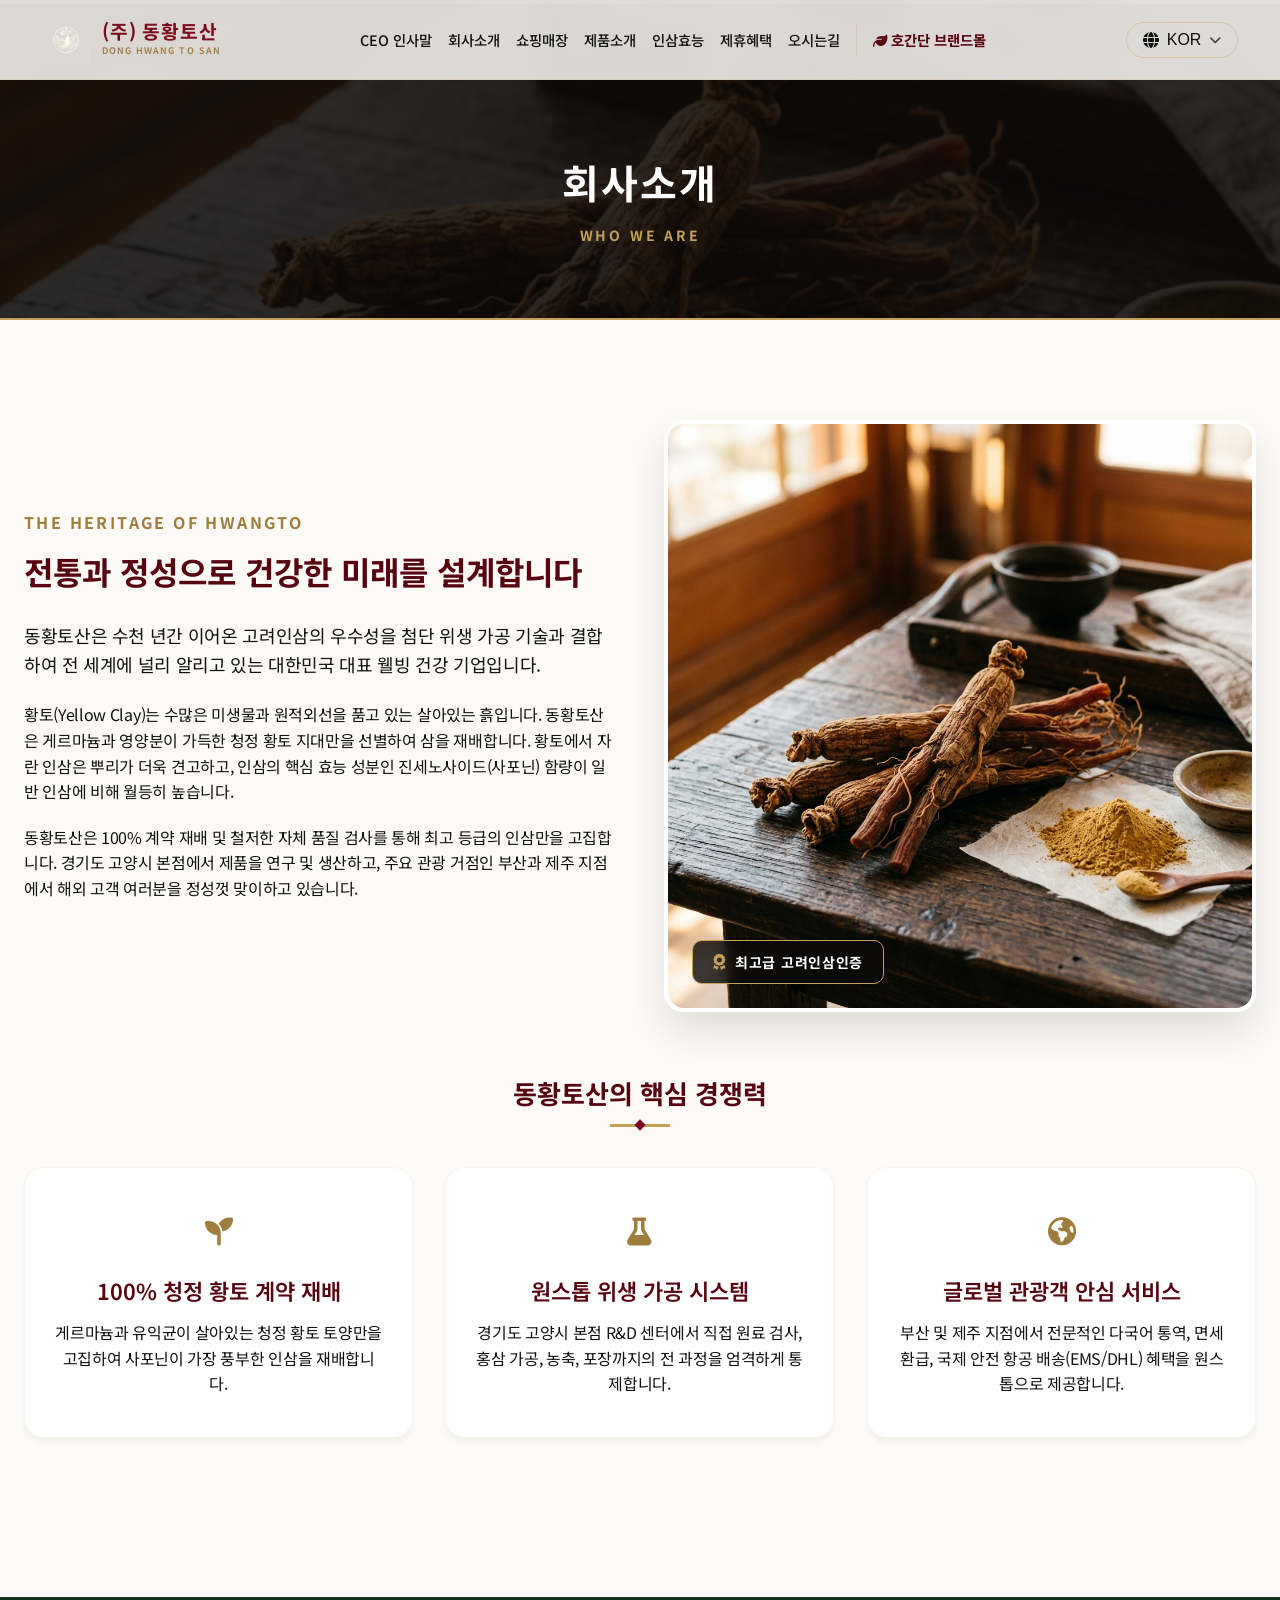
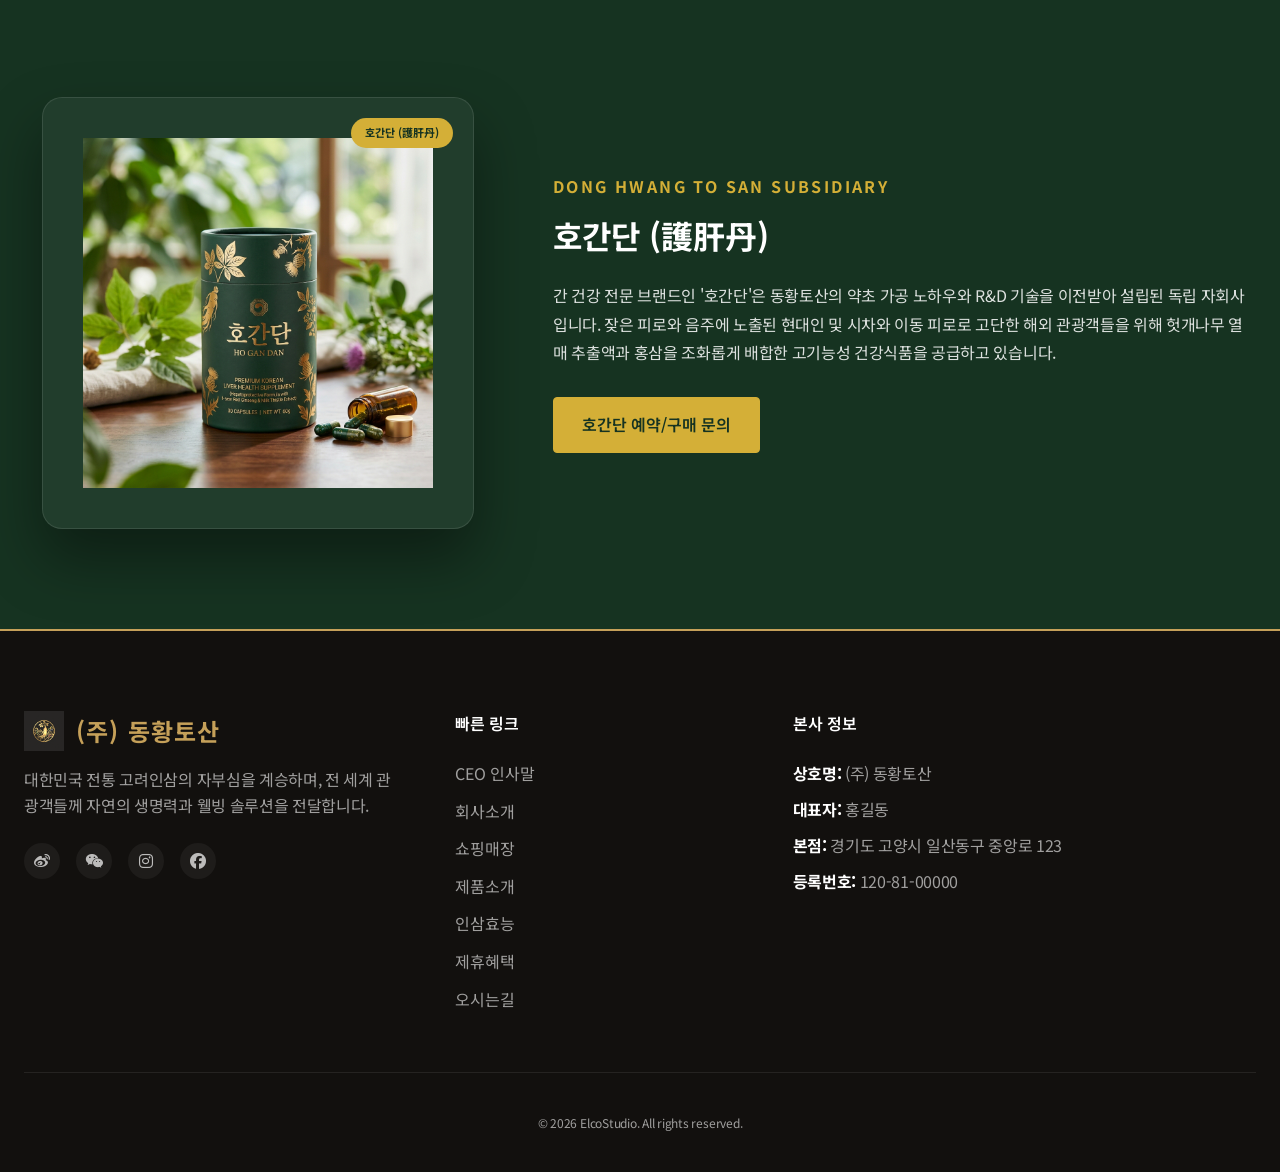
<file: about.html>
<!DOCTYPE html>
<html lang="ko">
<head>
    <meta charset="UTF-8">
    <meta name="viewport" content="width=device-width, initial-scale=1.0">
    <title>회사소개 | (주)동황토산</title>
    <meta name="description" content="주식회사 동황토산의 브랜드 연혁, 경쟁력 및 자회사 호간단을 소개합니다. 황토 속에서 엄선된 6년근 고려인삼의 자부심을 확인하세요.">
    <!-- Google Fonts -->
    <link rel="preconnect" href="https://fonts.googleapis.com">
    <link rel="preconnect" href="https://fonts.gstatic.com" crossorigin>
    <link href="https://fonts.googleapis.com/css2?family=Cinzel:wght@400;600;700&family=Inter:wght@300;400;500;600;700&family=Noto+Sans+KR:wght@300;400;500;700&display=swap" rel="stylesheet">
    <!-- FontAwesome -->
    <link rel="stylesheet" href="https://cdnjs.cloudflare.com/ajax/libs/font-awesome/6.4.0/css/all.min.css">
    <!-- Stylesheet -->
    <link rel="stylesheet" href="styles.css">
    <!-- Favicon -->
    <link rel="icon" type="image/png" href="assets/logo.png">
</head>
<body>

    <!-- Header / Sticky Navigation -->
    <header id="main-header" class="header">
        <div class="header-container">
            <a href="index.html" class="logo" id="header-logo">
                <img src="assets/logo.png" alt="Dong Hwang To San Logo" class="logo-img">
                <div class="logo-text-wrap">
                    <span class="logo-text-ko" data-i18n="logo_name">주식회사 동황토산</span>
                    <span class="logo-subtext" data-i18n="logo_sub">DONG HWANG TO SAN</span>
                </div>
            </a>
            
            <nav class="nav-menu" id="nav-menu">
                <ul>
                    <li><a href="ceo.html" data-i18n="nav_story">CEO 인사말</a></li>
                    <li><a href="about.html" class="active" data-i18n="nav_about">회사소개</a></li>
                    <li><a href="outlets.html" data-i18n="nav_branches">쇼핑매장</a></li>
                    <li><a href="products.html" data-i18n="nav_products">제품소개</a></li>
                    <li><a href="efficacy.html" data-i18n="nav_efficacy">인삼효능</a></li>
                    <li><a href="partnership.html" data-i18n="nav_partnership">제휴혜택</a></li>
                    <li><a href="directions.html" data-i18n="nav_booking">오시는길</a></li>
                    <li><a href="hogandan/index.html" class="nav-brand-link" data-i18n="nav_hogandan"><i class="fa-solid fa-leaf"></i> 호간단 브랜드몰</a></li>
                </ul>
            </nav>

            <div class="header-actions">
                <div class="lang-dropdown-wrap" id="lang-dropdown-wrap">
                    <button class="lang-dropdown-trigger" id="lang-trigger" aria-label="Select Language">
                        <i class="fa-solid fa-globe"></i>
                        <span class="lang-trigger-text" id="lang-trigger-text">KOR</span>
                        <i class="fa-solid fa-chevron-down chevron-icon"></i>
                    </button>
                    <div class="lang-dropdown-menu" id="lang-dropdown-menu">
                        <button class="close-dropdown-btn" id="close-lang-dropdown" aria-label="Close menu">
                            <i class="fa-solid fa-xmark"></i>
                        </button>
                        <ul>
                            <li><button class="lang-select-btn active" data-lang="ko"><i class="fa-solid fa-check check-icon"></i> Korea</button></li>
                            <li><button class="lang-select-btn" data-lang="en"><i class="fa-solid fa-check check-icon"></i> English</button></li>
                            <li><button class="lang-select-btn" data-lang="ja"><i class="fa-solid fa-check check-icon"></i> Japanese</button></li>
                            <li><button class="lang-select-btn" data-lang="zh"><i class="fa-solid fa-check check-icon"></i> Chinese</button></li>
                        </ul>
                    </div>
                </div>
                <button class="mobile-menu-toggle" id="mobile-toggle" aria-label="Toggle Navigation Menu">
                    <i class="fa-solid fa-bars"></i>
                </button>
            </div>
        </div>
    </header>

    <!-- Subpage Hero Banner -->
    <section class="subpage-hero">
        <div class="subpage-hero-content">
            <h1 class="subpage-title" data-i18n="about_page_title">회사소개</h1>
            <span class="subpage-subtitle" data-i18n="about_intro_subtitle">WHO WE ARE</span>
        </div>
    </section>

    <!-- Main Content -->
    <main id="content-wrapper">
        <!-- Story Section -->
        <section class="section">
            <div class="container">
                <div class="grid-2-col">
                    <div class="story-text">
                        <span class="section-subtitle" data-i18n="story_subtitle">THE HERITAGE OF HWANGTO</span>
                        <h2 data-i18n="about_intro_title" style="font-size: 32px; margin-bottom: 24px; color: var(--color-primary-dark);">
                            전통과 정성으로 건강한 미래를 설계합니다
                        </h2>
                        <p data-i18n="about_intro_p" class="greeting-highlight" style="font-size: 18px; margin-bottom: 24px;">
                            동황토산은 수천 년간 이어온 고려인삼의 우수성을 첨단 위생 가공 기술과 결합하여 전 세계에 널리 알리고 있는 대한민국 대표 웰빙 건강 기업입니다.
                        </p>
                        <p data-i18n="story_p1" style="font-size: 16px;">
                            황토(Yellow Clay)는 수많은 미생물과 원적외선을 품고 있는 살아있는 흙입니다. 동황토산은 게르마늄과 영양분이 가득한 청정 황토 지대만을 선별하여 삼을 재배합니다. 황토에서 자란 인삼은 뿌리가 더욱 견고하고, 인삼의 핵심 효능 성분인 진세노사이드(사포닌) 함량이 일반 인삼에 비해 월등히 높습니다.
                        </p>
                        <p data-i18n="story_p2" style="font-size: 16px;">
                            동황토산은 100% 계약 재배 및 철저한 자체 품질 검사를 통해 최고 등급의 인삼만을 고집합니다. 경기도 고양시 본점에서 제품을 연구 및 생산하고, 주요 관광 거점인 부산과 제주 지점에서 해외 고객 여러분을 정성껏 맞이하고 있습니다.
                        </p>
                    </div>
                    <div class="story-visual">
                        <div class="story-img-card">
                            <img src="assets/hero.png" alt="Dong Hwang To San Ginseng Roots" class="story-img">
                            <div class="img-badge">
                                <i class="fa-solid fa-award"></i>
                                <span data-i18n="story_badge_txt">최고급 고려인삼인증</span>
                            </div>
                        </div>
                    </div>
                </div>

                <!-- Competencies Sub-section -->
                <div class="about-core-title">
                    <h3 data-i18n="about_core_h3" style="font-size: 26px; font-weight: 700;">동황토산의 핵심 경쟁력</h3>
                    <div class="title-line"></div>
                </div>

                <div class="about-core-grid">
                    <div class="about-core-card">
                        <div class="about-core-icon"><i class="fa-solid fa-seedling"></i></div>
                        <h4 data-i18n="about_core1_t">100% 청정 황토 계약 재배</h4>
                        <p data-i18n="about_core1_d">게르마늄과 유익균이 살아있는 청정 황토 토양만을 고집하여 사포닌이 가장 풍부한 인삼을 재배합니다.</p>
                    </div>
                    
                    <div class="about-core-card">
                        <div class="about-core-icon"><i class="fa-solid fa-flask"></i></div>
                        <h4 data-i18n="about_core2_t">원스톱 위생 가공 시스템</h4>
                        <p data-i18n="about_core2_d">경기도 고양시 본점 R&D 센터에서 직접 원료 검사, 홍삼 가공, 농축, 포장까지의 전 과정을 엄격하게 통제합니다.</p>
                    </div>
                    
                    <div class="about-core-card">
                        <div class="about-core-icon"><i class="fa-solid fa-earth-americas"></i></div>
                        <h4 data-i18n="about_core3_t">글로벌 관광객 안심 서비스</h4>
                        <p data-i18n="about_core3_d">부산 및 제주 지점에서 전문적인 다국어 통역, 면세 환급, 국제 안전 항공 배송(EMS/DHL) 혜택을 원스톱으로 제공합니다.</p>
                    </div>
                </div>
            </div>
        </section>

        <!-- Subsidiary Section (Ho Gan Dan) -->
        <section class="section" style="background-color: var(--color-hgd-primary); color: var(--color-white);">
            <div class="container">
                <div class="hogandan-layout">
                    <div class="hogandan-visual">
                        <div class="hogandan-img-wrap">
                            <img src="assets/hogandan.png" alt="Ho Gan Dan Supplement" class="hogandan-img">
                            <div class="hogandan-badge">
                                <span data-i18n="hgd_badge">호간단 (護肝丹)</span>
                            </div>
                        </div>
                    </div>
                    <div class="hogandan-text">
                        <span class="section-subtitle hgd-sub" data-i18n="hgd_subtitle">DONG HWANG TO SAN SUBSIDIARY</span>
                        <h2 data-i18n="about_hgd_title" style="color: var(--color-white); font-size: 32px; margin-bottom: 20px;">자회사 소개: 호간단 (護肝丹)</h2>
                        <p data-i18n="about_hgd_desc" style="font-size: 16px; line-height: 1.8; color: rgba(255, 255, 255, 0.85); margin-bottom: 30px;">
                            간 건강 전문 브랜드인 '호간단'은 동황토산의 약초 가공 노하우와 R&D 기술을 이전받아 설립된 독립 자회사입니다. 잦은 피로와 음주에 노출된 현대인 및 시차와 이동 피로로 고단한 해외 관광객들을 위해 헛개나무 열매 추출액과 홍삼을 조화롭게 배합한 고기능성 건강식품을 공급하고 있습니다.
                        </p>
                        <a href="products.html" class="btn btn-hgd" data-i18n="hgd_cta">호간단 예약/구매 문의</a>
                    </div>
                </div>
            </div>
        </section>
    </main>

    <!-- Footer -->
    <footer class="footer">
        <div class="container">
            <div class="footer-grid">
                <div class="footer-col footer-brand">
                    <div class="footer-logo-wrap">
                        <img src="assets/logo.png" alt="Dong Hwang To San Logo" class="logo-img" style="height: 40px; width: 40px;">
                        <span class="footer-logo-text" data-i18n="logo_name">주식회사 동황토산</span>
                    </div>
                    <p class="footer-desc" data-i18n="foot_desc">
                        대한민국 전통 고려인삼의 자부심을 계승하며, 전 세계 관광객들께 자연의 생명력과 웰빙 솔루션을 전달합니다.
                    </p>
                    <div class="social-icons">
                        <a href="#"><i class="fa-brands fa-weibo"></i></a>
                        <a href="#"><i class="fa-brands fa-weixin"></i></a>
                        <a href="#"><i class="fa-brands fa-instagram"></i></a>
                        <a href="#"><i class="fa-brands fa-facebook"></i></a>
                    </div>
                </div>

                <div class="footer-col">
                    <h4 data-i18n="foot_title_links">빠른 링크</h4>
                    <ul>
                        <li><a href="ceo.html" data-i18n="nav_story">CEO 인사말</a></li>
                        <li><a href="about.html" data-i18n="nav_about">회사소개</a></li>
                        <li><a href="outlets.html" data-i18n="nav_branches">쇼핑매장</a></li>
                        <li><a href="products.html" data-i18n="nav_products">제품소개</a></li>
                        <li><a href="efficacy.html" data-i18n="nav_efficacy">인삼효능</a></li>
                        <li><a href="partnership.html" data-i18n="nav_partnership">제휴혜택</a></li>
                        <li><a href="directions.html" data-i18n="nav_booking">오시는길</a></li>
                    </ul>
                </div>

                <div class="footer-col">
                    <h4 data-i18n="foot_title_addr">본사 정보 (HQ Info)</h4>
                    <p class="foot-info-p"><strong data-i18n="foot_lbl_comp">상호명:</strong> <span data-i18n="logo_name">주식회사 동황토산</span></p>
                    <p class="foot-info-p"><strong data-i18n="foot_lbl_ceo">대표자:</strong> <span data-i18n="foot_ceo">홍길동</span></p>
                    <p class="foot-info-p"><strong data-i18n="foot_lbl_hq">본점:</strong> <span data-i18n="branch_goyang_addr">경기도 고양시 일산동구 중앙로 123</span></p>
                    <p class="foot-info-p"><strong data-i18n="foot_lbl_reg">등록번호:</strong> 120-81-00000</p>
                </div>
            </div>
            
            <div class="footer-bottom">
                <p>&copy; 2026 ElcoStudio. All rights reserved.</p>
            </div>
        </div>
    </footer>

    <!-- Script file -->
    <script src="app.js"></script>
</body>
</html>
</file>
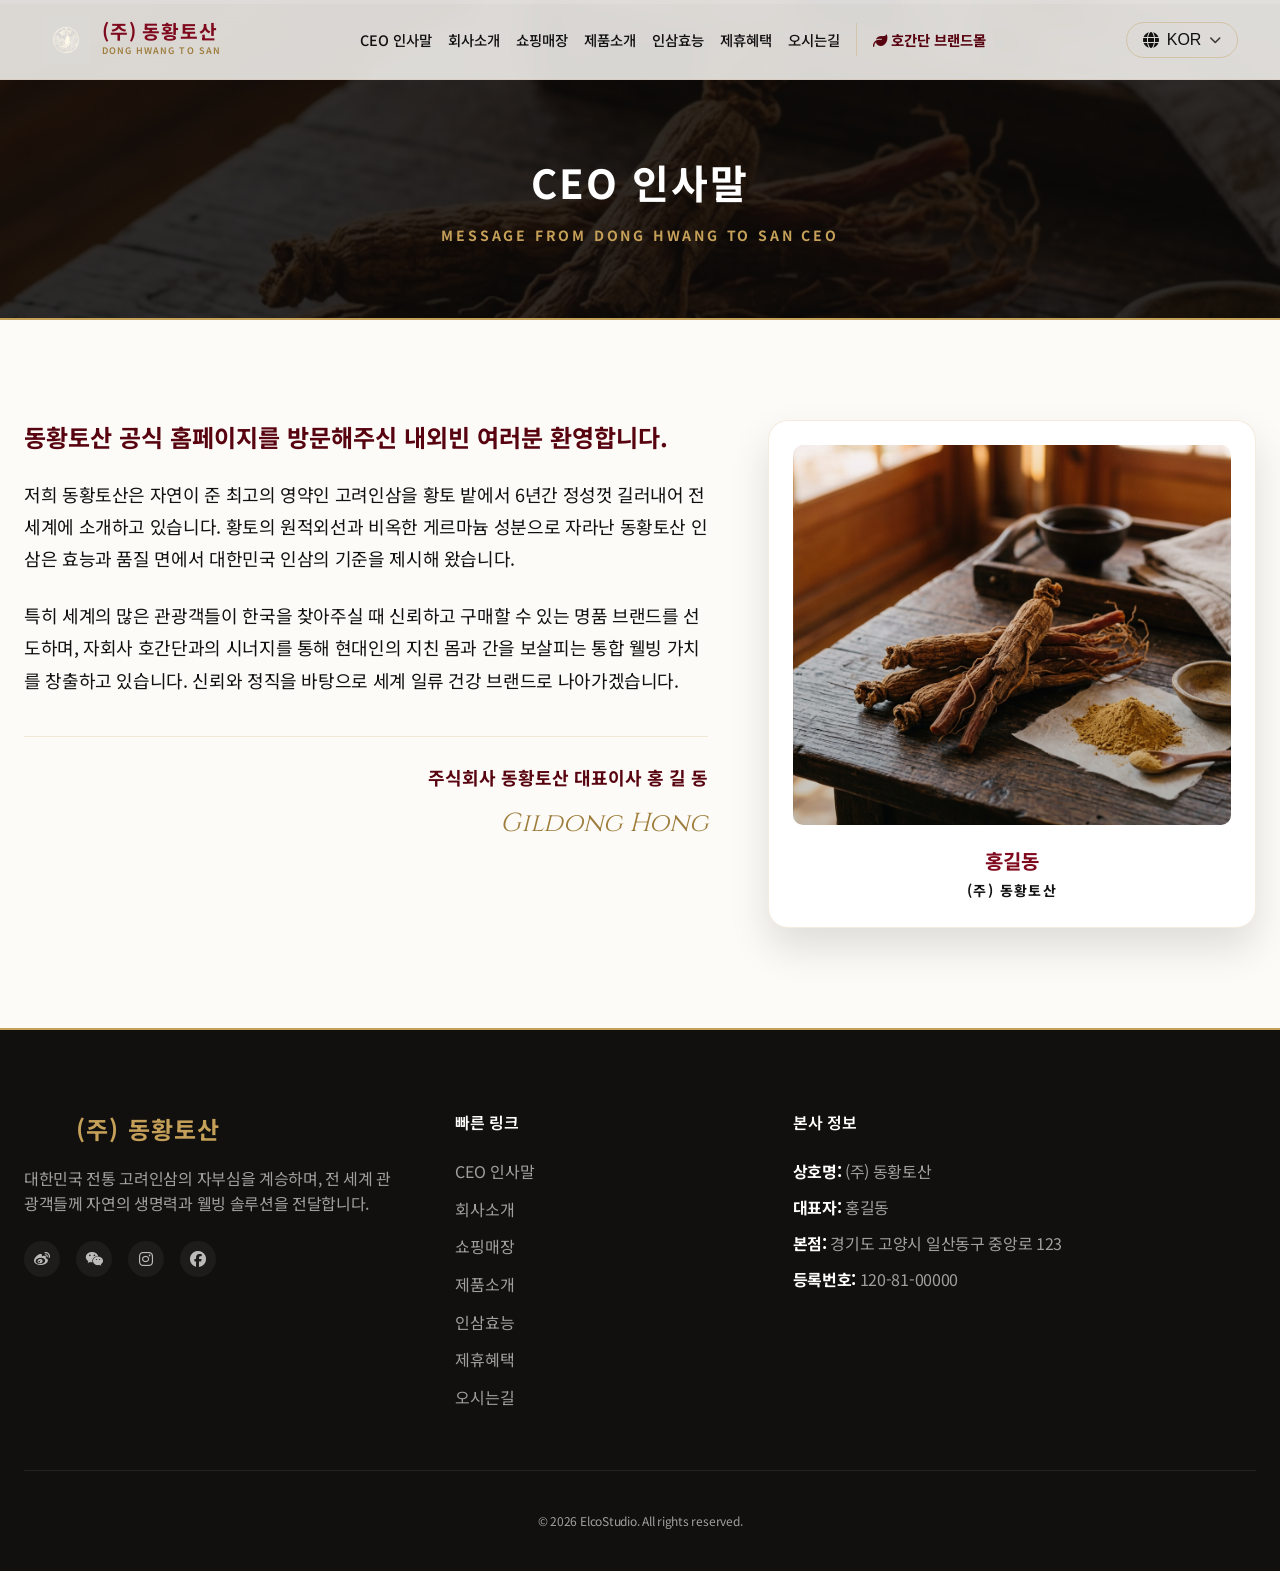
<file: ceo.html>
<!DOCTYPE html>
<html lang="ko">
<head>
    <meta charset="UTF-8">
    <meta name="viewport" content="width=device-width, initial-scale=1.0">
    <title>CEO 인사말 | (주)동황토산</title>
    <meta name="description" content="주식회사 동황토산 대표이사 홍길동의 인사말. 자연이 준 보물 고려인삼과 자회사 호간단을 이끌어가는 기업 철학을 보여드립니다.">
    <!-- Google Fonts -->
    <link rel="preconnect" href="https://fonts.googleapis.com">
    <link rel="preconnect" href="https://fonts.gstatic.com" crossorigin>
    <link href="https://fonts.googleapis.com/css2?family=Cinzel:wght@400;600;700&family=Inter:wght@300;400;500;600;700&family=Noto+Sans+KR:wght@300;400;500;700&display=swap" rel="stylesheet">
    <!-- FontAwesome -->
    <link rel="stylesheet" href="https://cdnjs.cloudflare.com/ajax/libs/font-awesome/6.4.0/css/all.min.css">
    <!-- Stylesheet -->
    <link rel="stylesheet" href="styles.css">
    <!-- Favicon -->
    <link rel="icon" type="image/png" href="assets/logo.png">
</head>
<body>

    <!-- Header / Sticky Navigation -->
    <header id="main-header" class="header">
        <div class="header-container">
            <a href="index.html" class="logo" id="header-logo">
                <img src="assets/logo.png" alt="Dong Hwang To San Logo" class="logo-img">
                <div class="logo-text-wrap">
                    <span class="logo-text-ko" data-i18n="logo_name">주식회사 동황토산</span>
                    <span class="logo-subtext" data-i18n="logo_sub">DONG HWANG TO SAN</span>
                </div>
            </a>
            
            <nav class="nav-menu" id="nav-menu">
                <ul>
                    <li><a href="ceo.html" class="active" data-i18n="nav_story">CEO 인사말</a></li>
                    <li><a href="about.html" data-i18n="nav_about">회사소개</a></li>
                    <li><a href="outlets.html" data-i18n="nav_branches">쇼핑매장</a></li>
                    <li><a href="products.html" data-i18n="nav_products">제품소개</a></li>
                    <li><a href="efficacy.html" data-i18n="nav_efficacy">인삼효능</a></li>
                    <li><a href="partnership.html" data-i18n="nav_partnership">제휴혜택</a></li>
                    <li><a href="directions.html" data-i18n="nav_booking">오시는길</a></li>
                    <li><a href="hogandan/index.html" class="nav-brand-link" data-i18n="nav_hogandan"><i class="fa-solid fa-leaf"></i> 호간단 브랜드몰</a></li>
                </ul>
            </nav>

            <div class="header-actions">
                <div class="lang-dropdown-wrap" id="lang-dropdown-wrap">
                    <button class="lang-dropdown-trigger" id="lang-trigger" aria-label="Select Language">
                        <i class="fa-solid fa-globe"></i>
                        <span class="lang-trigger-text" id="lang-trigger-text">KOR</span>
                        <i class="fa-solid fa-chevron-down chevron-icon"></i>
                    </button>
                    <div class="lang-dropdown-menu" id="lang-dropdown-menu">
                        <button class="close-dropdown-btn" id="close-lang-dropdown" aria-label="Close menu">
                            <i class="fa-solid fa-xmark"></i>
                        </button>
                        <ul>
                            <li><button class="lang-select-btn active" data-lang="ko"><i class="fa-solid fa-check check-icon"></i> Korea</button></li>
                            <li><button class="lang-select-btn" data-lang="en"><i class="fa-solid fa-check check-icon"></i> English</button></li>
                            <li><button class="lang-select-btn" data-lang="ja"><i class="fa-solid fa-check check-icon"></i> Japanese</button></li>
                            <li><button class="lang-select-btn" data-lang="zh"><i class="fa-solid fa-check check-icon"></i> Chinese</button></li>
                        </ul>
                    </div>
                </div>
                <button class="mobile-menu-toggle" id="mobile-toggle" aria-label="Toggle Navigation Menu">
                    <i class="fa-solid fa-bars"></i>
                </button>
            </div>
        </div>
    </header>

    <!-- Subpage Hero Banner -->
    <section class="subpage-hero">
        <div class="subpage-hero-content">
            <h1 class="subpage-title" data-i18n="ceo_page_title">CEO 인사말</h1>
            <span class="subpage-subtitle" data-i18n="ceo_intro_subtitle">MESSAGE FROM DONG HWANG TO SAN CEO</span>
        </div>
    </section>

    <!-- Main Content -->
    <main id="content-wrapper">
        <section class="section">
            <div class="container">
                <div class="ceo-layout">
                    <!-- Left: CEO Statement text -->
                    <div class="ceo-statement">
                        <h2 class="greeting-highlight" data-i18n="ceo_greeting">
                            동황토산 공식 홈페이지를 방문해주신 내외빈 여러분 환영합니다.
                        </h2>
                        <p data-i18n="ceo_body1">
                            저희 동황토산은 자연이 준 최고의 영약인 고려인삼을 황토 밭에서 6년간 정성껏 길러내어 전 세계에 소개하고 있습니다. 황토의 원적외선과 비옥한 게르마늄 성분으로 자라난 동황토산 인삼은 효능과 품질 면에서 대한민국 인삼의 기준을 제시해 왔습니다.
                        </p>
                        <p data-i18n="ceo_body2">
                            특히 세계의 많은 관광객들이 한국을 찾아주실 때 신뢰하고 구매할 수 있는 명품 브랜드를 선도하며, 자회사 호간단과의 시너지를 통해 현대인의 지친 몸과 간을 보살피는 통합 웰빙 가치를 창출하고 있습니다. 신뢰와 정직을 바탕으로 세계 일류 건강 브랜드로 나아가겠습니다.
                        </p>
                        
                        <div class="ceo-signature-block">
                            <span class="ceo-sign-text" data-i18n="ceo_sign">주식회사 동황토산 대표이사 홍 길 동</span>
                            <span class="ceo-signature-img">Gildong Hong</span>
                        </div>
                    </div>

                    <!-- Right: CEO Portrait card -->
                    <div class="ceo-portrait-card">
                        <div class="portrait-img-holder"></div>
                        <div class="portrait-caption">
                            <h4 class="portrait-name" data-i18n="foot_ceo">홍길동</h4>
                            <span class="portrait-title" data-i18n="logo_name">주식회사 동황토산 대표이사</span>
                        </div>
                    </div>
                </div>
            </div>
        </section>
    </main>

    <!-- Footer -->
    <footer class="footer">
        <div class="container">
            <div class="footer-grid">
                <div class="footer-col footer-brand">
                    <div class="footer-logo-wrap">
                        <img src="assets/logo.png" alt="Dong Hwang To San Logo" class="logo-img" style="height: 40px; width: 40px;">
                        <span class="footer-logo-text" data-i18n="logo_name">주식회사 동황토산</span>
                    </div>
                    <p class="footer-desc" data-i18n="foot_desc">
                        대한민국 전통 고려인삼의 자부심을 계승하며, 전 세계 관광객들께 자연의 생명력과 웰빙 솔루션을 전달합니다.
                    </p>
                    <div class="social-icons">
                        <a href="#"><i class="fa-brands fa-weibo"></i></a>
                        <a href="#"><i class="fa-brands fa-weixin"></i></a>
                        <a href="#"><i class="fa-brands fa-instagram"></i></a>
                        <a href="#"><i class="fa-brands fa-facebook"></i></a>
                    </div>
                </div>

                <div class="footer-col">
                    <h4 data-i18n="foot_title_links">빠른 링크</h4>
                    <ul>
                        <li><a href="ceo.html" data-i18n="nav_story">CEO 인사말</a></li>
                        <li><a href="about.html" data-i18n="nav_about">회사소개</a></li>
                        <li><a href="outlets.html" data-i18n="nav_branches">쇼핑매장</a></li>
                        <li><a href="products.html" data-i18n="nav_products">제품소개</a></li>
                        <li><a href="efficacy.html" data-i18n="nav_efficacy">인삼효능</a></li>
                        <li><a href="partnership.html" data-i18n="nav_partnership">제휴혜택</a></li>
                        <li><a href="directions.html" data-i18n="nav_booking">오시는길</a></li>
                    </ul>
                </div>

                <div class="footer-col">
                    <h4 data-i18n="foot_title_addr">본사 정보 (HQ Info)</h4>
                    <p class="foot-info-p"><strong data-i18n="foot_lbl_comp">상호명:</strong> <span data-i18n="logo_name">주식회사 동황토산</span></p>
                    <p class="foot-info-p"><strong data-i18n="foot_lbl_ceo">대표자:</strong> <span data-i18n="foot_ceo">홍길동</span></p>
                    <p class="foot-info-p"><strong data-i18n="foot_lbl_hq">본점:</strong> <span data-i18n="branch_goyang_addr">경기도 고양시 일산동구 중앙로 123</span></p>
                    <p class="foot-info-p"><strong data-i18n="foot_lbl_reg">등록번호:</strong> 120-81-00000</p>
                </div>
            </div>
            
            <div class="footer-bottom">
                <p>&copy; 2026 ElcoStudio. All rights reserved.</p>
            </div>
        </div>
    </footer>

    <!-- Script file -->
    <script src="app.js"></script>
</body>
</html>
</file>
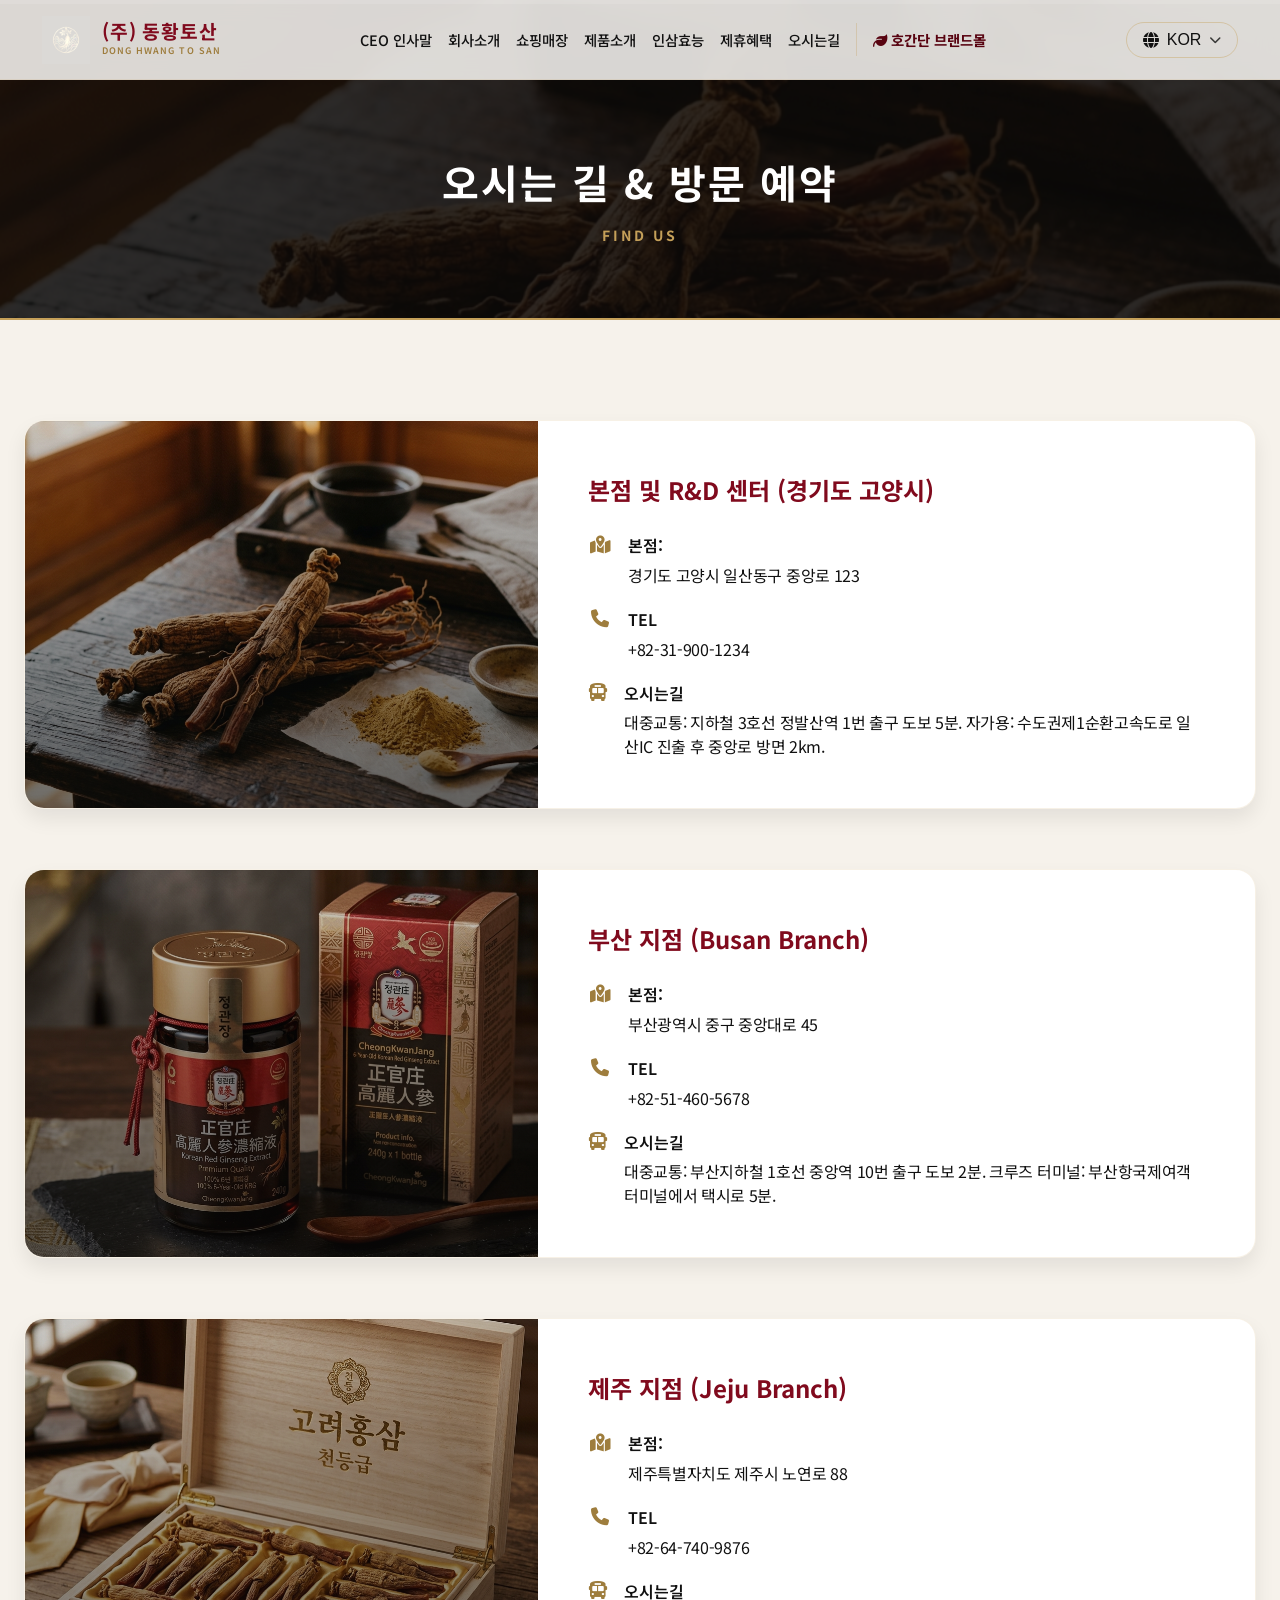
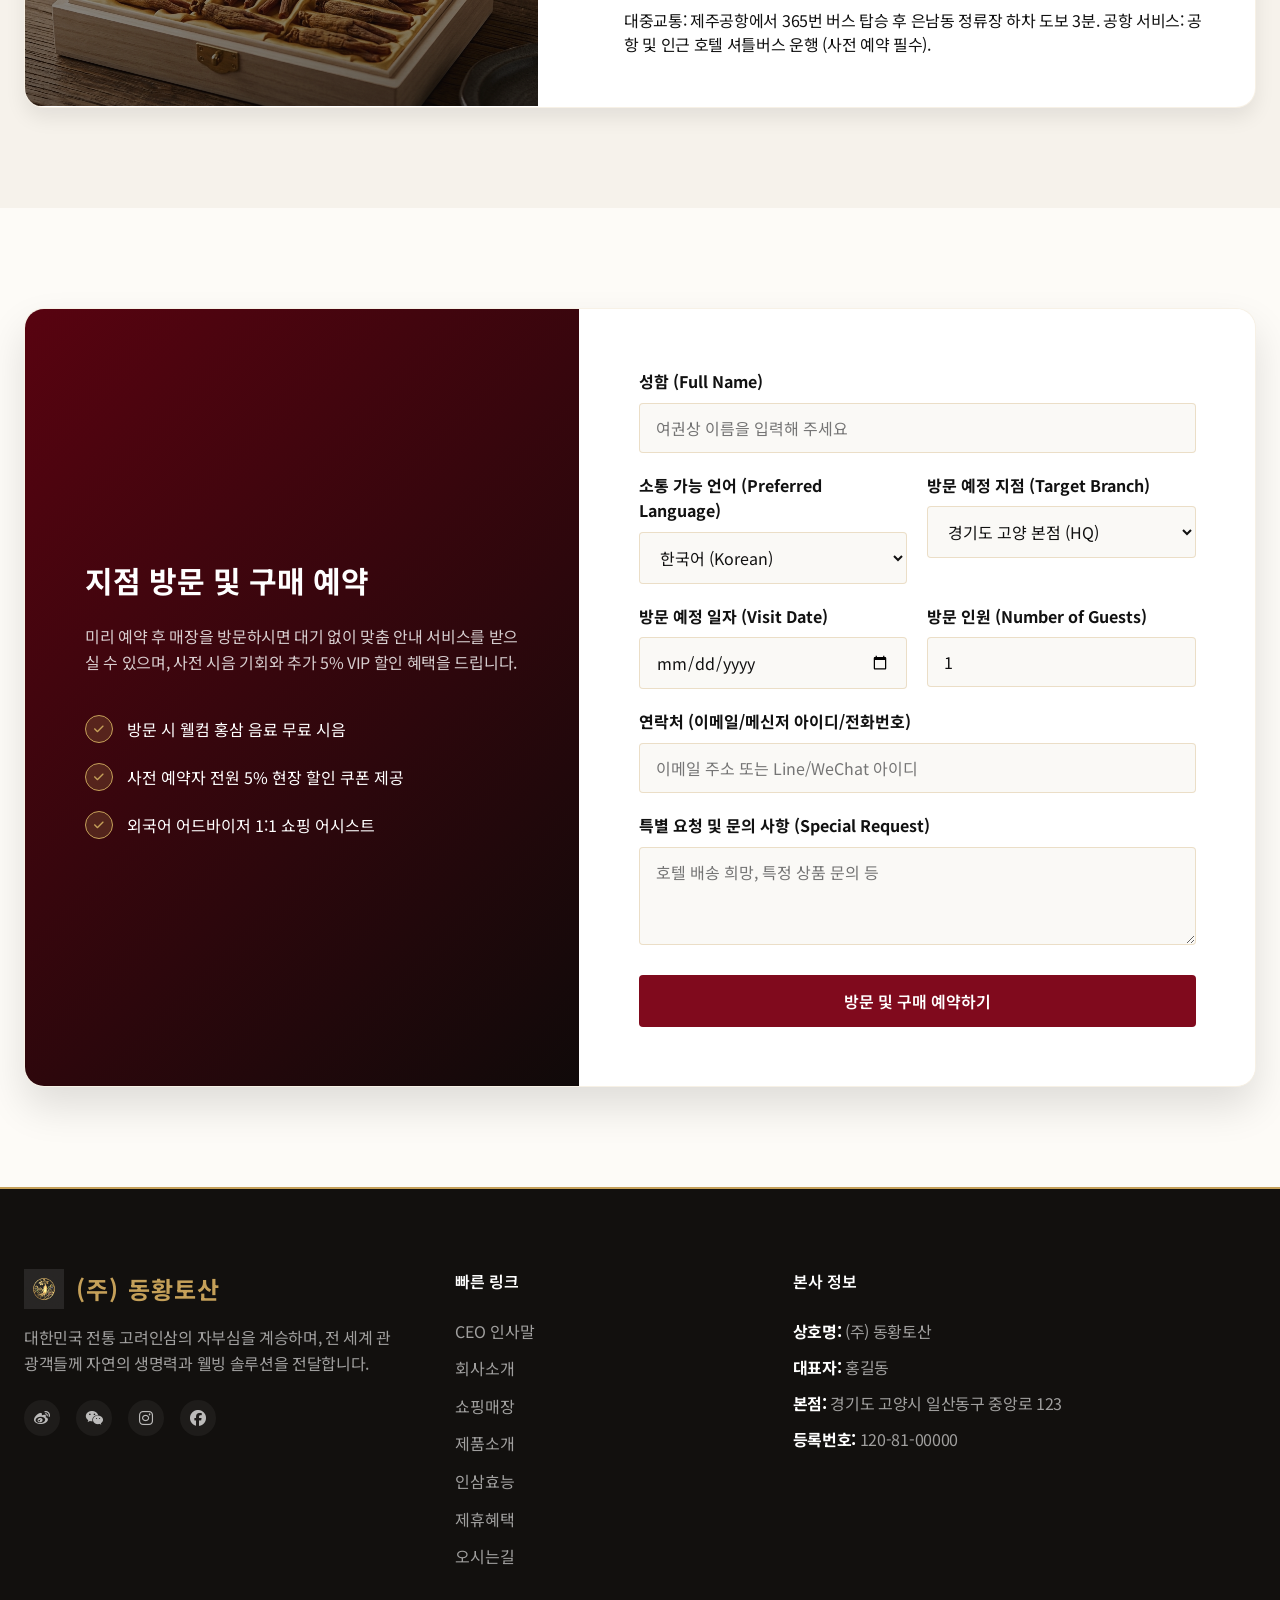
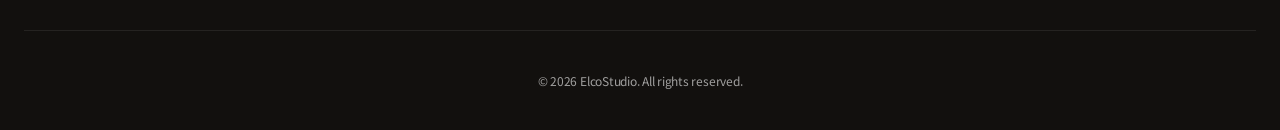
<file: directions.html>
<!DOCTYPE html>
<html lang="ko">
<head>
    <meta charset="UTF-8">
    <meta name="viewport" content="width=device-width, initial-scale=1.0">
    <title>오시는 길 | (주)동황토산</title>
    <meta name="description" content="주식회사 동황토산 경기도 고양 본점 및 부산, 제주 쇼핑매장 오시는 길 정보와 단체/개인 여행객 방문 예약 페이지.">
    <!-- Google Fonts -->
    <link rel="preconnect" href="https://fonts.googleapis.com">
    <link rel="preconnect" href="https://fonts.gstatic.com" crossorigin>
    <link href="https://fonts.googleapis.com/css2?family=Cinzel:wght@400;600;700&family=Inter:wght@300;400;500;600;700&family=Noto+Sans+KR:wght@300;400;500;700&display=swap" rel="stylesheet">
    <!-- FontAwesome -->
    <link rel="stylesheet" href="https://cdnjs.cloudflare.com/ajax/libs/font-awesome/6.4.0/css/all.min.css">
    <!-- Stylesheet -->
    <link rel="stylesheet" href="styles.css">
    <!-- Favicon -->
    <link rel="icon" type="image/png" href="assets/logo.png">
</head>
<body>

    <!-- Header / Sticky Navigation -->
    <header id="main-header" class="header">
        <div class="header-container">
            <a href="index.html" class="logo" id="header-logo">
                <img src="assets/logo.png" alt="Dong Hwang To San Logo" class="logo-img">
                <div class="logo-text-wrap">
                    <span class="logo-text-ko" data-i18n="logo_name">주식회사 동황토산</span>
                    <span class="logo-subtext" data-i18n="logo_sub">DONG HWANG TO SAN</span>
                </div>
            </a>
            
            <nav class="nav-menu" id="nav-menu">
                <ul>
                    <li><a href="ceo.html" data-i18n="nav_story">CEO 인사말</a></li>
                    <li><a href="about.html" data-i18n="nav_about">회사소개</a></li>
                    <li><a href="outlets.html" data-i18n="nav_branches">쇼핑매장</a></li>
                    <li><a href="products.html" data-i18n="nav_products">제품소개</a></li>
                    <li><a href="efficacy.html" data-i18n="nav_efficacy">인삼효능</a></li>
                    <li><a href="partnership.html" data-i18n="nav_partnership">제휴혜택</a></li>
                    <li><a href="directions.html" class="active" data-i18n="nav_booking">오시는길</a></li>
                    <li><a href="hogandan/index.html" class="nav-brand-link" data-i18n="nav_hogandan"><i class="fa-solid fa-leaf"></i> 호간단 브랜드몰</a></li>
                </ul>
            </nav>

            <div class="header-actions">
                <div class="lang-dropdown-wrap" id="lang-dropdown-wrap">
                    <button class="lang-dropdown-trigger" id="lang-trigger" aria-label="Select Language">
                        <i class="fa-solid fa-globe"></i>
                        <span class="lang-trigger-text" id="lang-trigger-text">KOR</span>
                        <i class="fa-solid fa-chevron-down chevron-icon"></i>
                    </button>
                    <div class="lang-dropdown-menu" id="lang-dropdown-menu">
                        <button class="close-dropdown-btn" id="close-lang-dropdown" aria-label="Close menu">
                            <i class="fa-solid fa-xmark"></i>
                        </button>
                        <ul>
                            <li><button class="lang-select-btn active" data-lang="ko"><i class="fa-solid fa-check check-icon"></i> Korea</button></li>
                            <li><button class="lang-select-btn" data-lang="en"><i class="fa-solid fa-check check-icon"></i> English</button></li>
                            <li><button class="lang-select-btn" data-lang="ja"><i class="fa-solid fa-check check-icon"></i> Japanese</button></li>
                            <li><button class="lang-select-btn" data-lang="zh"><i class="fa-solid fa-check check-icon"></i> Chinese</button></li>
                        </ul>
                    </div>
                </div>
                <button class="mobile-menu-toggle" id="mobile-toggle" aria-label="Toggle Navigation Menu">
                    <i class="fa-solid fa-bars"></i>
                </button>
            </div>
        </div>
    </header>

    <!-- Subpage Hero Banner -->
    <section class="subpage-hero">
        <div class="subpage-hero-content">
            <h1 class="subpage-title" data-i18n="dir_page_title">오시는 길 & 방문 예약</h1>
            <span class="subpage-subtitle" data-i18n="dir_intro_subtitle">FIND US</span>
        </div>
    </section>

    <!-- Main Content -->
    <main id="content-wrapper">
        <!-- Location details -->
        <section class="section" style="background-color: var(--color-bg-alt);">
            <div class="container">
                <div class="directions-grid">
                    <!-- Goyang HQ -->
                    <div class="direction-block">
                        <div class="direction-visual dir-goyang-img"></div>
                        <div class="direction-details">
                            <h3 class="direction-title" data-i18n="dir_hq_title">본점 및 R&D 센터 (경기도 고양시)</h3>
                            <div class="direction-desc-list">
                                <div class="direction-desc-item">
                                    <i class="fa-solid fa-map-location-dot"></i>
                                    <div>
                                        <h5 data-i18n="foot_lbl_hq">주소</h5>
                                        <p data-i18n="branch_goyang_addr">경기도 고양시 일산동구 중앙로 123</p>
                                    </div>
                                </div>
                                <div class="direction-desc-item">
                                    <i class="fa-solid fa-phone"></i>
                                    <div>
                                        <h5>TEL</h5>
                                        <p>+82-31-900-1234</p>
                                    </div>
                                </div>
                                <div class="direction-desc-item">
                                    <i class="fa-solid fa-bus"></i>
                                    <div>
                                        <h5 data-i18n="nav_booking">오시는 방법</h5>
                                        <p data-i18n="dir_hq_how">대중교통: 지하철 3호선 정발산역 1번 출구 도보 5분. 자가용: 수도권제1순환고속도로 일산IC 진출 후 중앙로 방면 2km.</p>
                                    </div>
                                </div>
                            </div>
                        </div>
                    </div>

                    <!-- Busan Branch -->
                    <div class="direction-block">
                        <div class="direction-visual dir-busan-img"></div>
                        <div class="direction-details">
                            <h3 class="direction-title" data-i18n="dir_busan_title">부산 지점 (Busan Branch)</h3>
                            <div class="direction-desc-list">
                                <div class="direction-desc-item">
                                    <i class="fa-solid fa-map-location-dot"></i>
                                    <div>
                                        <h5 data-i18n="foot_lbl_hq">주소</h5>
                                        <p data-i18n="branch_busan_addr">부산광역시 중구 중앙대로 45</p>
                                    </div>
                                </div>
                                <div class="direction-desc-item">
                                    <i class="fa-solid fa-phone"></i>
                                    <div>
                                        <h5>TEL</h5>
                                        <p>+82-51-460-5678</p>
                                    </div>
                                </div>
                                <div class="direction-desc-item">
                                    <i class="fa-solid fa-bus"></i>
                                    <div>
                                        <h5 data-i18n="nav_booking">오시는 방법</h5>
                                        <p data-i18n="dir_busan_how">대중교통: 부산지하철 1호선 중앙역 10번 출구 도보 2분. 크루즈 터미널: 부산항국제여객터미널에서 택시로 5분.</p>
                                    </div>
                                </div>
                            </div>
                        </div>
                    </div>

                    <!-- Jeju Branch -->
                    <div class="direction-block">
                        <div class="direction-visual dir-jeju-img"></div>
                        <div class="direction-details">
                            <h3 class="direction-title" data-i18n="dir_jeju_title">제주 지점 (Jeju Branch)</h3>
                            <div class="direction-desc-list">
                                <div class="direction-desc-item">
                                    <i class="fa-solid fa-map-location-dot"></i>
                                    <div>
                                        <h5 data-i18n="foot_lbl_hq">주소</h5>
                                        <p data-i18n="branch_jeju_addr">제주특별자치도 제주시 노연로 88</p>
                                    </div>
                                </div>
                                <div class="direction-desc-item">
                                    <i class="fa-solid fa-phone"></i>
                                    <div>
                                        <h5>TEL</h5>
                                        <p>+82-64-740-9876</p>
                                    </div>
                                </div>
                                <div class="direction-desc-item">
                                    <i class="fa-solid fa-bus"></i>
                                    <div>
                                        <h5 data-i18n="nav_booking">오시는 방법</h5>
                                        <p data-i18n="dir_jeju_how">대중교통: 제주공항에서 365번 버스 탑승 후 은남동 정류장 하차 도보 3분. 공항 서비스: 공항 및 인근 호텔 셔틀버스 운행 (사전 예약 필수).</p>
                                    </div>
                                </div>
                            </div>
                        </div>
                    </div>
                </div>
            </div>
        </section>

        <!-- Booking Section -->
        <section id="booking" class="section booking-section">
            <div class="container">
                <div class="booking-wrap">
                    <div class="booking-info-pane">
                        <h2 data-i18n="book_pane_title">지점 방문 및 구매 예약</h2>
                        <p data-i18n="book_pane_desc">
                            미리 예약 후 매장을 방문하시면 대기 없이 맞춤 안내 서비스를 받으실 수 있으며, 사전 시음 기회와 추가 5% VIP 할인 혜택을 드립니다.
                        </p>
                        <div class="benefits-list">
                            <div class="benefit-item">
                                <i class="fa-solid fa-check"></i> <span data-i18n="book_b1">방문 시 웰컴 홍삼 음료 무료 시음</span>
                            </div>
                            <div class="benefit-item">
                                <i class="fa-solid fa-check"></i> <span data-i18n="book_b2">사전 예약자 전원 5% 현장 할인 쿠폰 제공</span>
                            </div>
                            <div class="benefit-item">
                                <i class="fa-solid fa-check"></i> <span data-i18n="book_b3">외국어 어드바이저 1:1 쇼핑 어시스트</span>
                            </div>
                        </div>
                    </div>

                    <div class="booking-form-pane">
                        <form id="reservation-form">
                            <div class="form-row">
                                <div class="form-group">
                                    <label for="visitor-name" data-i18n="form_lbl_name">성함 (Full Name)</label>
                                    <input type="text" id="visitor-name" required data-i18n-holder="form_plh_name" placeholder="여권상 이름을 입력해 주세요">
                                </div>
                            </div>
                            
                            <div class="form-row grid-2-col-form">
                                <div class="form-group">
                                    <label for="visitor-lang" data-i18n="form_lbl_lang">소통 가능 언어 (Preferred Language)</label>
                                    <select id="visitor-lang" required>
                                        <option value="ko">한국어 (Korean)</option>
                                        <option value="en">English</option>
                                        <option value="zh">简体中文 (Chinese)</option>
                                        <option value="ja">日本語 (Japanese)</option>
                                    </select>
                                </div>
                                <div class="form-group">
                                    <label for="visit-branch" data-i18n="form_lbl_branch">방문 예정 지점 (Target Branch)</label>
                                    <select id="visit-branch" required>
                                        <option value="goyang" data-i18n="form_opt_goyang">경기도 고양 본점 (HQ)</option>
                                        <option value="busan" data-i18n="form_opt_busan">부산 지점 (Busan)</option>
                                        <option value="jeju" data-i18n="form_opt_jeju">제주 지점 (Jeju)</option>
                                    </select>
                                </div>
                            </div>

                            <div class="form-row grid-2-col-form">
                                <div class="form-group">
                                    <label for="visit-date" data-i18n="form_lbl_date">방문 예정 일자 (Visit Date)</label>
                                    <input type="date" id="visit-date" required>
                                </div>
                                <div class="form-group">
                                    <label for="visitor-count" data-i18n="form_lbl_count">방문 인원 (Number of Guests)</label>
                                    <input type="number" id="visitor-count" min="1" max="100" value="1" required>
                                </div>
                            </div>

                            <div class="form-row">
                                <div class="form-group">
                                    <label for="visitor-contact" data-i18n="form_lbl_contact">연락처 (이메일/메신저 아이디/전화번호)</label>
                                    <input type="text" id="visitor-contact" required data-i18n-holder="form_plh_contact" placeholder="이메일 주소 또는 Line/WeChat 아이디">
                                </div>
                            </div>

                            <div class="form-row">
                                <div class="form-group">
                                    <label for="visitor-req" data-i18n="form_lbl_req">특별 요청 및 문의 사항 (Special Request)</label>
                                    <textarea id="visitor-req" rows="3" data-i18n-holder="form_plh_req" placeholder="호텔 배송 희망, 특정 상품 문의 등"></textarea>
                                </div>
                            </div>

                            <button type="submit" class="btn btn-submit" id="btn-submit" data-i18n="form_btn_submit">방문 및 구매 예약하기</button>
                        </form>
                    </div>
                </div>
            </div>
        </section>
    </main>

    <!-- Footer -->
    <footer class="footer">
        <div class="container">
            <div class="footer-grid">
                <div class="footer-col footer-brand">
                    <div class="footer-logo-wrap">
                        <img src="assets/logo.png" alt="Dong Hwang To San Logo" class="logo-img" style="height: 40px; width: 40px;">
                        <span class="footer-logo-text" data-i18n="logo_name">주식회사 동황토산</span>
                    </div>
                    <p class="footer-desc" data-i18n="foot_desc">
                        대한민국 전통 고려인삼의 자부심을 계승하며, 전 세계 관광객들께 자연의 생명력과 웰빙 솔루션을 전달합니다.
                    </p>
                    <div class="social-icons">
                        <a href="#"><i class="fa-brands fa-weibo"></i></a>
                        <a href="#"><i class="fa-brands fa-weixin"></i></a>
                        <a href="#"><i class="fa-brands fa-instagram"></i></a>
                        <a href="#"><i class="fa-brands fa-facebook"></i></a>
                    </div>
                </div>

                <div class="footer-col">
                    <h4 data-i18n="foot_title_links">빠른 링크</h4>
                    <ul>
                        <li><a href="ceo.html" data-i18n="nav_story">CEO 인사말</a></li>
                        <li><a href="about.html" data-i18n="nav_about">회사소개</a></li>
                        <li><a href="outlets.html" data-i18n="nav_branches">쇼핑매장</a></li>
                        <li><a href="products.html" data-i18n="nav_products">제품소개</a></li>
                        <li><a href="efficacy.html" data-i18n="nav_efficacy">인삼효능</a></li>
                        <li><a href="partnership.html" data-i18n="nav_partnership">제휴혜택</a></li>
                        <li><a href="directions.html" data-i18n="nav_booking">오시는길</a></li>
                    </ul>
                </div>

                <div class="footer-col">
                    <h4 data-i18n="foot_title_addr">본사 정보 (HQ Info)</h4>
                    <p class="foot-info-p"><strong data-i18n="foot_lbl_comp">상호명:</strong> <span data-i18n="logo_name">주식회사 동황토산</span></p>
                    <p class="foot-info-p"><strong data-i18n="foot_lbl_ceo">대표자:</strong> <span data-i18n="foot_ceo">홍길동</span></p>
                    <p class="foot-info-p"><strong data-i18n="foot_lbl_hq">본점:</strong> <span data-i18n="branch_goyang_addr">경기도 고양시 일산동구 중앙로 123</span></p>
                    <p class="foot-info-p"><strong data-i18n="foot_lbl_reg">등록번호:</strong> 120-81-00000</p>
                </div>
            </div>
            
            <div class="footer-bottom">
                <p>&copy; 2026 ElcoStudio. All rights reserved.</p>
            </div>
        </div>
    </footer>

    <!-- Toast/Notification Popup -->
    <div class="toast-notification" id="toast-notif">
        <div class="toast-content">
            <i class="fa-solid fa-circle-check toast-icon"></i>
            <div class="toast-text-wrap">
                <h4 id="toast-title">성공</h4>
                <p id="toast-message">예약이 완료되었습니다.</p>
            </div>
        </div>
    </div>

    <!-- Script file -->
    <script src="app.js"></script>
</body>
</html>
</file>
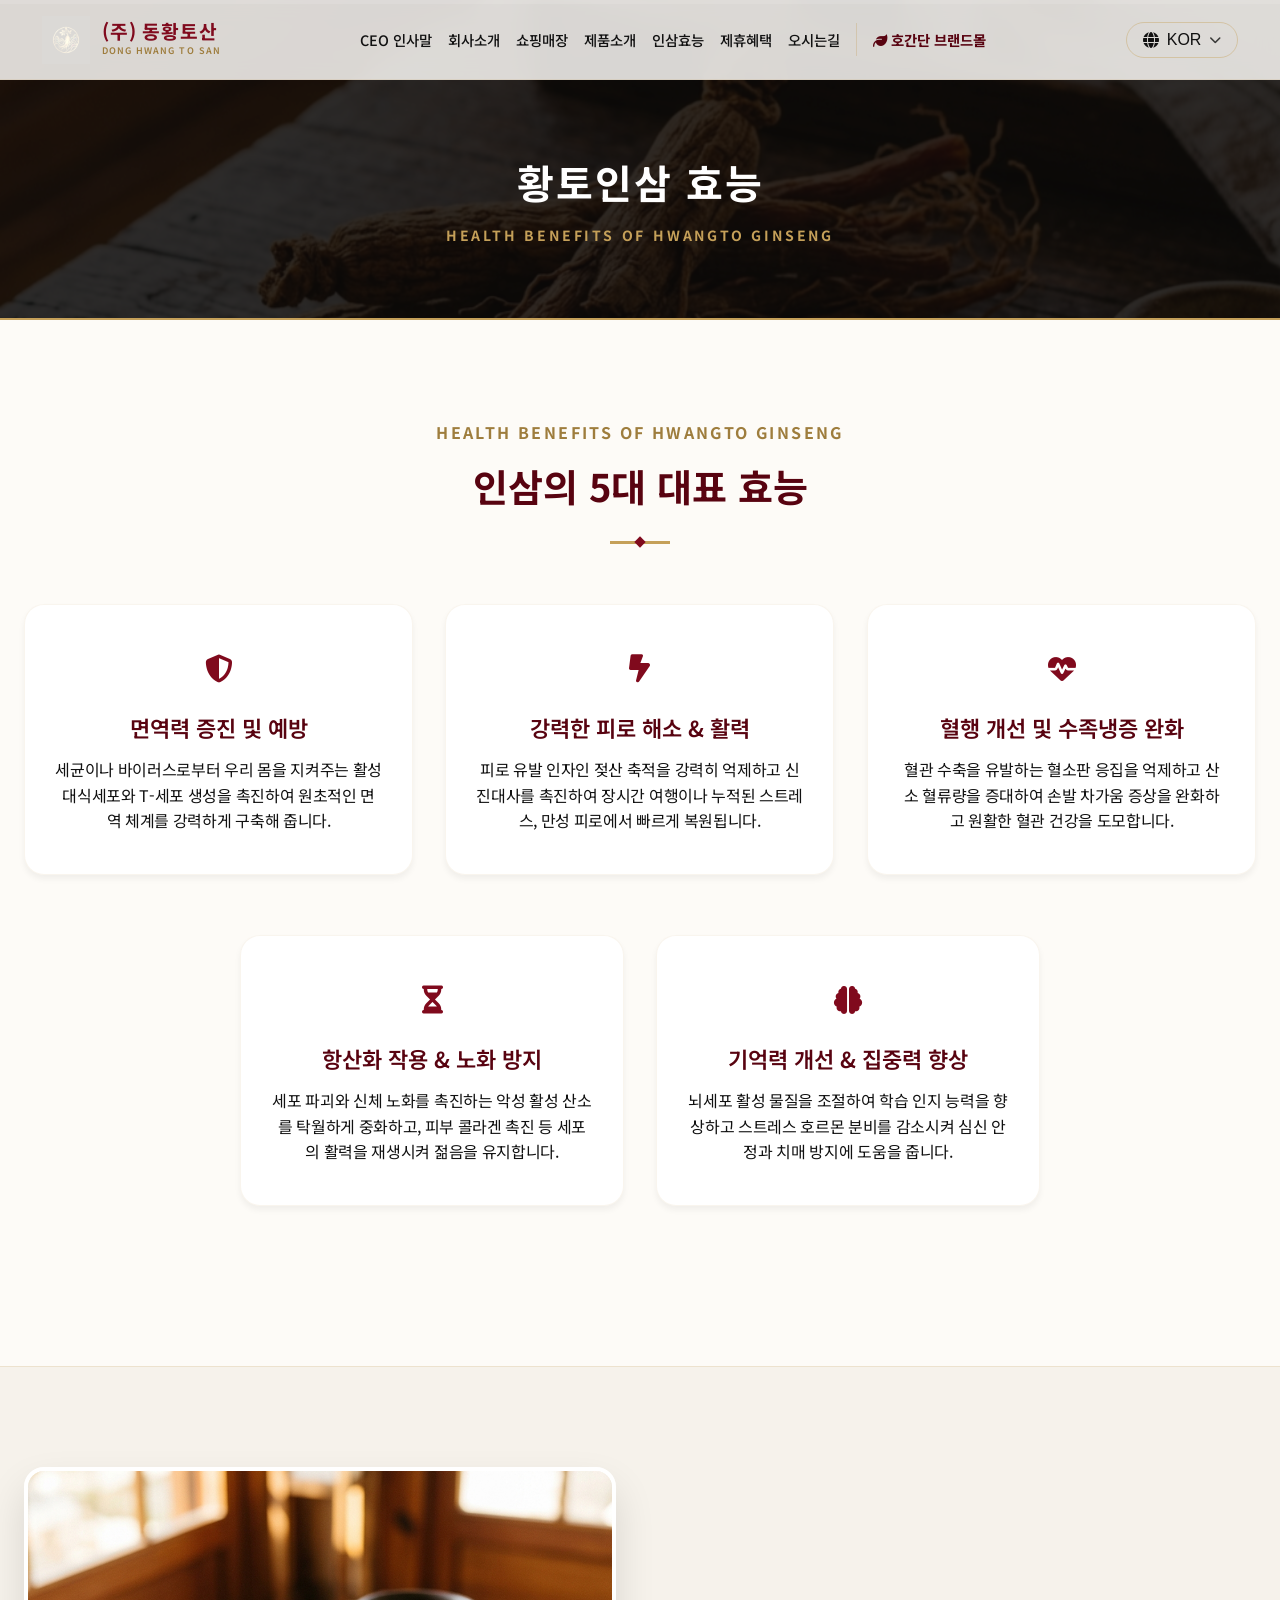
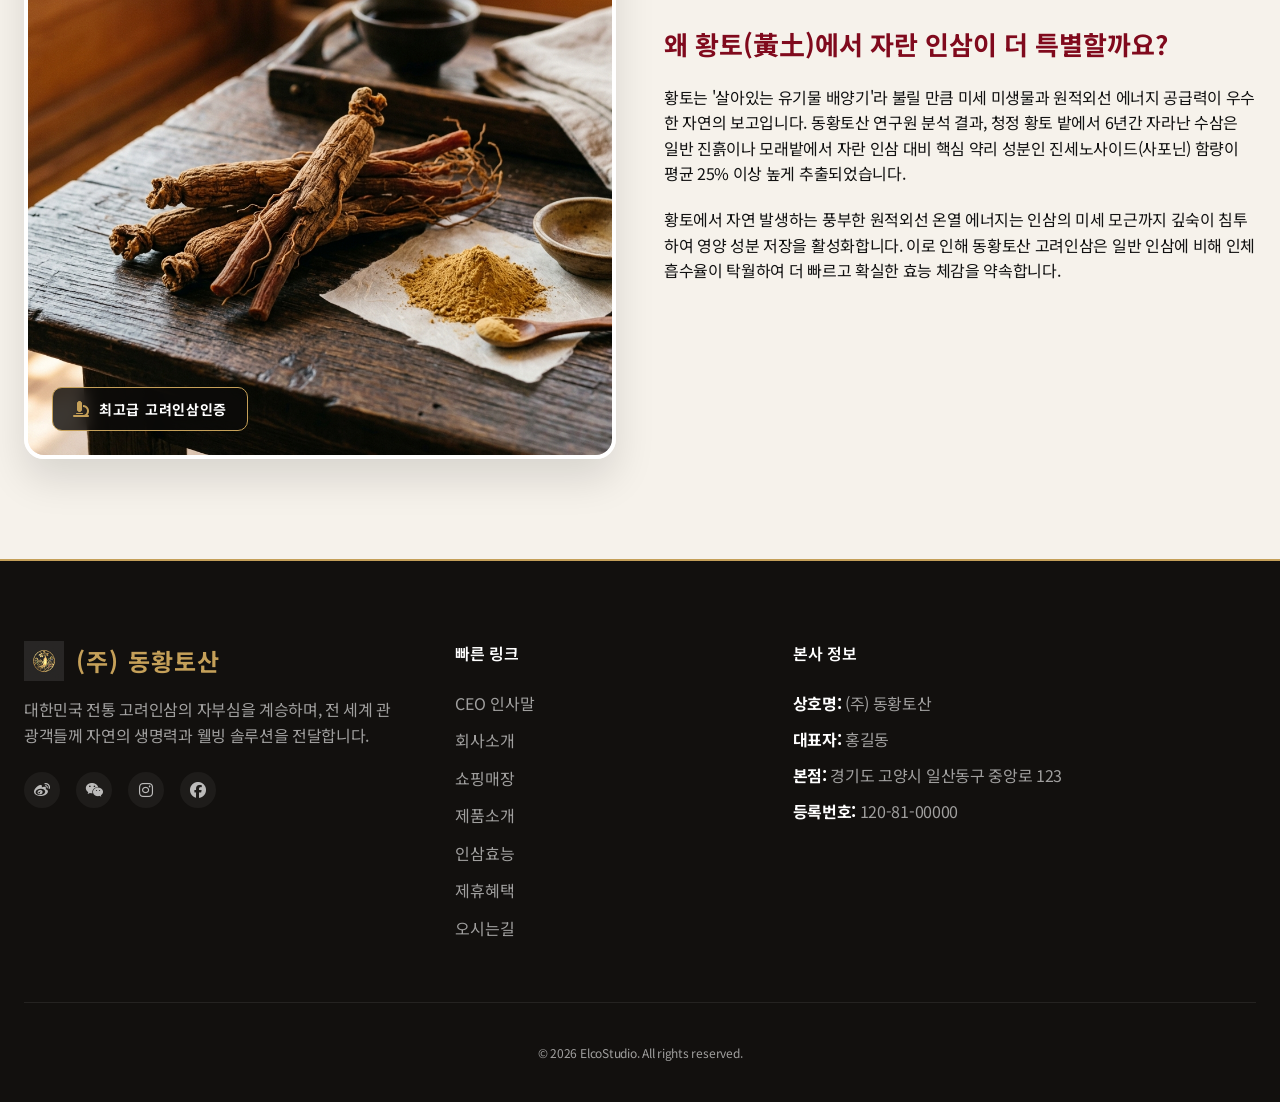
<file: efficacy.html>
<!DOCTYPE html>
<html lang="ko">
<head>
    <meta charset="UTF-8">
    <meta name="viewport" content="width=device-width, initial-scale=1.0">
    <title>인삼효능 | (주)동황토산</title>
    <meta name="description" content="황토 땅에서 자란 동황토산 고려인삼의 5대 핵심 건강 효능(면역력, 피로 회복, 혈행 개선, 항산화, 기억력 증진) 과학적 데이터 안내.">
    <!-- Google Fonts -->
    <link rel="preconnect" href="https://fonts.googleapis.com">
    <link rel="preconnect" href="https://fonts.gstatic.com" crossorigin>
    <link href="https://fonts.googleapis.com/css2?family=Cinzel:wght@400;600;700&family=Inter:wght@300;400;500;600;700&family=Noto+Sans+KR:wght@300;400;500;700&display=swap" rel="stylesheet">
    <!-- FontAwesome -->
    <link rel="stylesheet" href="https://cdnjs.cloudflare.com/ajax/libs/font-awesome/6.4.0/css/all.min.css">
    <!-- Stylesheet -->
    <link rel="stylesheet" href="styles.css">
    <!-- Favicon -->
    <link rel="icon" type="image/png" href="assets/logo.png">
</head>
<body>

    <!-- Header / Sticky Navigation -->
    <header id="main-header" class="header">
        <div class="header-container">
            <a href="index.html" class="logo" id="header-logo">
                <img src="assets/logo.png" alt="Dong Hwang To San Logo" class="logo-img">
                <div class="logo-text-wrap">
                    <span class="logo-text-ko" data-i18n="logo_name">주식회사 동황토산</span>
                    <span class="logo-subtext" data-i18n="logo_sub">DONG HWANG TO SAN</span>
                </div>
            </a>
            
            <nav class="nav-menu" id="nav-menu">
                <ul>
                    <li><a href="ceo.html" data-i18n="nav_story">CEO 인사말</a></li>
                    <li><a href="about.html" data-i18n="nav_about">회사소개</a></li>
                    <li><a href="outlets.html" data-i18n="nav_branches">쇼핑매장</a></li>
                    <li><a href="products.html" data-i18n="nav_products">제품소개</a></li>
                    <li><a href="efficacy.html" class="active" data-i18n="nav_efficacy">인삼효능</a></li>
                    <li><a href="partnership.html" data-i18n="nav_partnership">제휴혜택</a></li>
                    <li><a href="directions.html" data-i18n="nav_booking">오시는길</a></li>
                    <li><a href="hogandan/index.html" class="nav-brand-link" data-i18n="nav_hogandan"><i class="fa-solid fa-leaf"></i> 호간단 브랜드몰</a></li>
                </ul>
            </nav>

            <div class="header-actions">
                <div class="lang-dropdown-wrap" id="lang-dropdown-wrap">
                    <button class="lang-dropdown-trigger" id="lang-trigger" aria-label="Select Language">
                        <i class="fa-solid fa-globe"></i>
                        <span class="lang-trigger-text" id="lang-trigger-text">KOR</span>
                        <i class="fa-solid fa-chevron-down chevron-icon"></i>
                    </button>
                    <div class="lang-dropdown-menu" id="lang-dropdown-menu">
                        <button class="close-dropdown-btn" id="close-lang-dropdown" aria-label="Close menu">
                            <i class="fa-solid fa-xmark"></i>
                        </button>
                        <ul>
                            <li><button class="lang-select-btn active" data-lang="ko"><i class="fa-solid fa-check check-icon"></i> Korea</button></li>
                            <li><button class="lang-select-btn" data-lang="en"><i class="fa-solid fa-check check-icon"></i> English</button></li>
                            <li><button class="lang-select-btn" data-lang="ja"><i class="fa-solid fa-check check-icon"></i> Japanese</button></li>
                            <li><button class="lang-select-btn" data-lang="zh"><i class="fa-solid fa-check check-icon"></i> Chinese</button></li>
                        </ul>
                    </div>
                </div>
                <button class="mobile-menu-toggle" id="mobile-toggle" aria-label="Toggle Navigation Menu">
                    <i class="fa-solid fa-bars"></i>
                </button>
            </div>
        </div>
    </header>

    <!-- Subpage Hero Banner -->
    <section class="subpage-hero">
        <div class="subpage-hero-content">
            <h1 class="subpage-title" data-i18n="eff_page_title">황토인삼 효능</h1>
            <span class="subpage-subtitle" data-i18n="eff_subtitle">HEALTH BENEFITS OF HWANGTO GINSENG</span>
        </div>
    </section>

    <!-- Main Content -->
    <main id="content-wrapper">
        <!-- 5 Core Efficacies -->
        <section class="section">
            <div class="container">
                <div class="section-title-wrap">
                    <span class="section-subtitle" data-i18n="eff_subtitle">HEALTH BENEFITS OF HWANGTO GINSENG</span>
                    <h2 class="section-title" data-i18n="eff_title">동황토산 인삼의 5대 대표 효능</h2>
                    <div class="title-line"></div>
                </div>

                <div class="about-core-grid">
                    <!-- Card 1 -->
                    <div class="about-core-card">
                        <div class="about-core-icon" style="color: var(--color-primary);"><i class="fa-solid fa-shield-halved"></i></div>
                        <h4 data-i18n="eff_card1_title">면역력 증진 및 예방</h4>
                        <p data-i18n="eff_card1_desc">세균이나 바이러스로부터 우리 몸을 지켜주는 활성 대식세포와 T-세포 생성을 촉진하여 원초적인 면역 체계를 강력하게 구축해 줍니다.</p>
                    </div>

                    <!-- Card 2 -->
                    <div class="about-core-card">
                        <div class="about-core-icon" style="color: var(--color-primary);"><i class="fa-solid fa-bolt-lightning"></i></div>
                        <h4 data-i18n="eff_card2_title">강력한 피로 해소 & 활력</h4>
                        <p data-i18n="eff_card2_desc">피로 유발 인자인 젖산 축적을 강력히 억제하고 신진대사를 촉진하여 장시간 여행이나 누적된 스트레스, 만성 피로에서 빠르게 복원됩니다.</p>
                    </div>

                    <!-- Card 3 -->
                    <div class="about-core-card">
                        <div class="about-core-icon" style="color: var(--color-primary);"><i class="fa-solid fa-heart-pulse"></i></div>
                        <h4 data-i18n="eff_card3_title">혈행 개선 및 수족냉증 완화</h4>
                        <p data-i18n="eff_card3_desc">혈관 수축을 유발하는 혈소판 응집을 억제하고 산소 혈류량을 증대하여 손발 차가움 증상을 완화하고 원활한 혈관 건강을 도모합니다.</p>
                    </div>
                </div>

                <div class="about-core-grid grid-2-col-center">
                    <!-- Card 4 -->
                    <div class="about-core-card">
                        <div class="about-core-icon" style="color: var(--color-primary);"><i class="fa-solid fa-hourglass-half"></i></div>
                        <h4 data-i18n="eff_card4_title">항산화 작용 & 노화 방지</h4>
                        <p data-i18n="eff_card4_desc">세포 파괴와 신체 노화를 촉진하는 악성 활성 산소를 탁월하게 중화하고, 피부 콜라겐 촉진 등 세포의 활력을 재생시켜 젊음을 유지합니다.</p>
                    </div>

                    <!-- Card 5 -->
                    <div class="about-core-card">
                        <div class="about-core-icon" style="color: var(--color-primary);"><i class="fa-solid fa-brain"></i></div>
                        <h4 data-i18n="eff_card5_title">기억력 개선 & 집중력 향상</h4>
                        <p data-i18n="eff_card5_desc">뇌세포 활성 물질을 조절하여 학습 인지 능력을 향상하고 스트레스 호르몬 분비를 감소시켜 심신 안정과 치매 방지에 도움을 줍니다.</p>
                    </div>
                </div>
            </div>
        </section>

        <!-- Why Hwangto Soil Detail -->
        <section class="section" style="background-color: var(--color-bg-alt); border-top: 1px solid rgba(197, 160, 89, 0.2);">
            <div class="container">
                <div class="grid-2-col">
                    <div class="story-visual">
                        <div class="story-img-card">
                            <img src="assets/hero.png" alt="Dong Hwang To San Yellow Clay Fields" class="story-img">
                            <div class="img-badge">
                                <i class="fa-solid fa-microscope"></i>
                                <span data-i18n="story_badge_txt">황토 성분 정밀 분석 완료</span>
                            </div>
                        </div>
                    </div>
                    <div class="story-text">
                        <h3 data-i18n="eff_soil_title" style="font-size: 26px; margin-bottom: 20px; color: var(--color-primary); font-weight: 700;">왜 황토(黃土)에서 자란 인삼이 더 특별할까요?</h3>
                        <p data-i18n="eff_soil_p1" style="font-size: 16px; color: var(--color-text-light); margin-bottom: 20px;">
                            황토는 '살아있는 유기물 배양기'라 불릴 만큼 미세 미생물과 원적외선 에너지 공급력이 우수한 자연의 보고입니다. 동황토산 R&D 연구 센터 분석 결과, 청정 황토 밭에서 6년간 자라난 수삼은 일반 진흙이나 모래밭에서 자란 인삼 대비 핵심 약리 성분인 진세노사이드(사포닌) 함량이 평균 25% 이상 높게 추출되었습니다.
                        </p>
                        <p data-i18n="eff_soil_p2" style="font-size: 16px; color: var(--color-text-light);">
                            황토에서 자연 발생하는 풍부한 원적외선 온열 에너지는 인삼의 미세 모근까지 깊숙이 침투하여 영양 성분 저장을 활성화합니다. 이로 인해 동황토산 고려인삼은 일반 인삼에 비해 인체 흡수율이 탁월하여 더 빠르고 확실한 효능 체감을 약속합니다.
                        </p>
                    </div>
                </div>
            </div>
        </section>
    </main>

    <!-- Footer -->
    <footer class="footer">
        <div class="container">
            <div class="footer-grid">
                <div class="footer-col footer-brand">
                    <div class="footer-logo-wrap">
                        <img src="assets/logo.png" alt="Dong Hwang To San Logo" class="logo-img" style="height: 40px; width: 40px;">
                        <span class="footer-logo-text" data-i18n="logo_name">주식회사 동황토산</span>
                    </div>
                    <p class="footer-desc" data-i18n="foot_desc">
                        대한민국 전통 고려인삼의 자부심을 계승하며, 전 세계 관광객들께 자연의 생명력과 웰빙 솔루션을 전달합니다.
                    </p>
                    <div class="social-icons">
                        <a href="#"><i class="fa-brands fa-weibo"></i></a>
                        <a href="#"><i class="fa-brands fa-weixin"></i></a>
                        <a href="#"><i class="fa-brands fa-instagram"></i></a>
                        <a href="#"><i class="fa-brands fa-facebook"></i></a>
                    </div>
                </div>

                <div class="footer-col">
                    <h4 data-i18n="foot_title_links">빠른 링크</h4>
                    <ul>
                        <li><a href="ceo.html" data-i18n="nav_story">CEO 인사말</a></li>
                        <li><a href="about.html" data-i18n="nav_about">회사소개</a></li>
                        <li><a href="outlets.html" data-i18n="nav_branches">쇼핑매장</a></li>
                        <li><a href="products.html" data-i18n="nav_products">제품소개</a></li>
                        <li><a href="efficacy.html" data-i18n="nav_efficacy">인삼효능</a></li>
                        <li><a href="partnership.html" data-i18n="nav_partnership">제휴혜택</a></li>
                        <li><a href="directions.html" data-i18n="nav_booking">오시는길</a></li>
                    </ul>
                </div>

                <div class="footer-col">
                    <h4 data-i18n="foot_title_addr">본사 정보 (HQ Info)</h4>
                    <p class="foot-info-p"><strong data-i18n="foot_lbl_comp">상호명:</strong> <span data-i18n="logo_name">주식회사 동황토산</span></p>
                    <p class="foot-info-p"><strong data-i18n="foot_lbl_ceo">대표자:</strong> <span data-i18n="foot_ceo">홍길동</span></p>
                    <p class="foot-info-p"><strong data-i18n="foot_lbl_hq">본점:</strong> <span data-i18n="branch_goyang_addr">경기도 고양시 일산동구 중앙로 123</span></p>
                    <p class="foot-info-p"><strong data-i18n="foot_lbl_reg">등록번호:</strong> 120-81-00000</p>
                </div>
            </div>
            
            <div class="footer-bottom">
                <p>&copy; 2026 ElcoStudio. All rights reserved.</p>
            </div>
        </div>
    </footer>

    <!-- Script file -->
    <script src="app.js"></script>
</body>
</html>
</file>
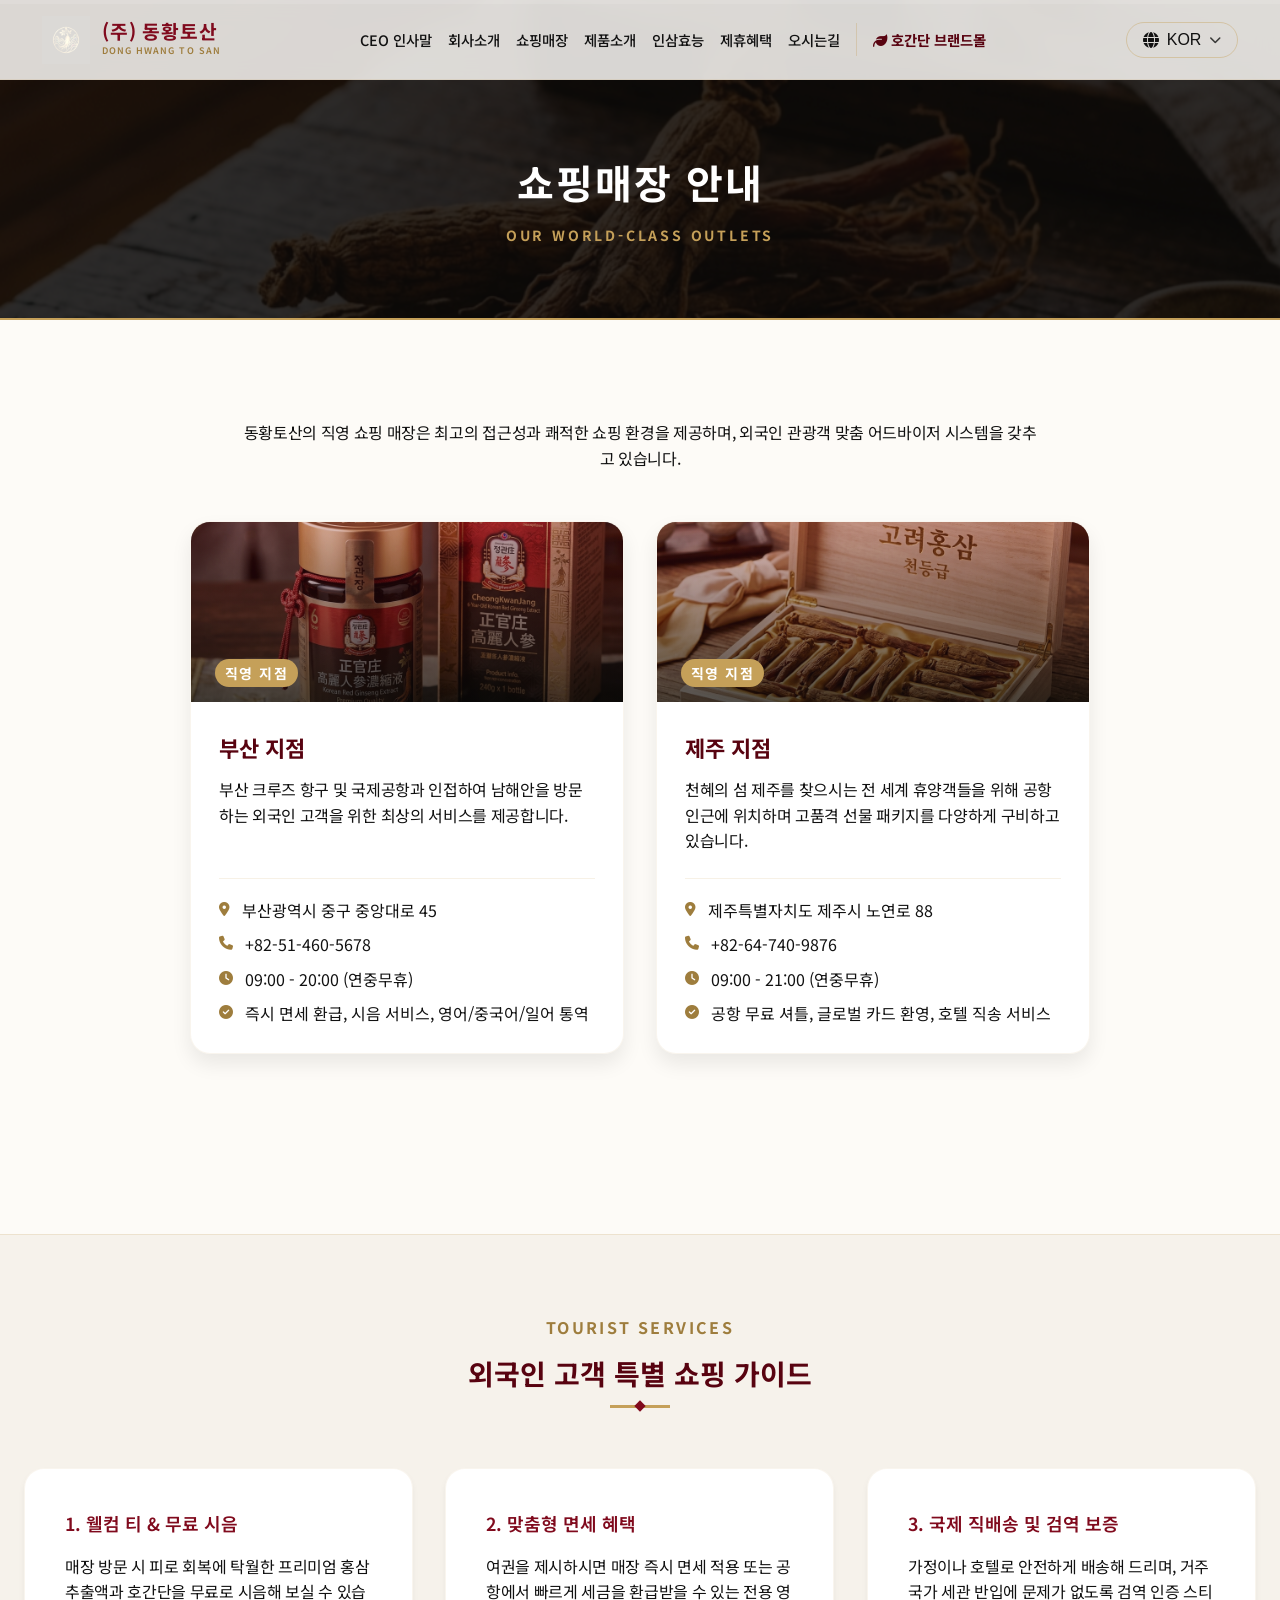
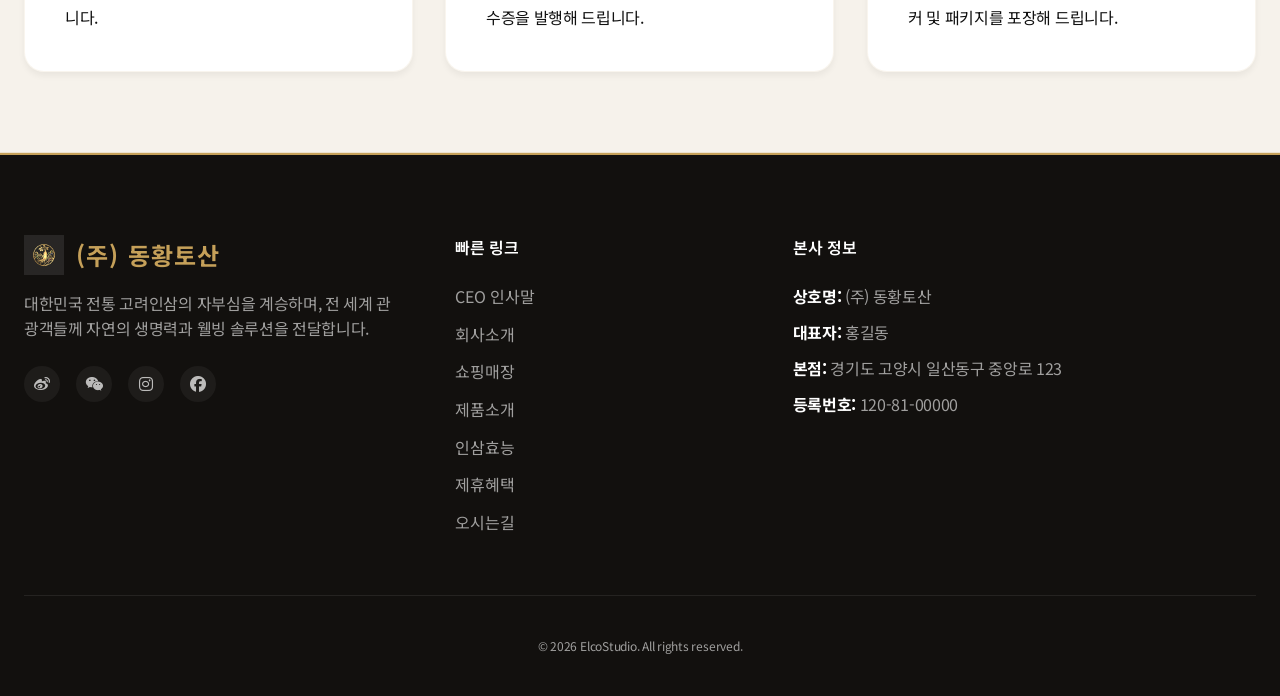
<file: outlets.html>
<!DOCTYPE html>
<html lang="ko">
<head>
    <meta charset="UTF-8">
    <meta name="viewport" content="width=device-width, initial-scale=1.0">
    <title>쇼핑매장 안내 | (주)동황토산</title>
    <meta name="description" content="주식회사 동황토산의 오프라인 면세 쇼핑 매장 안내. 즉시 면세 환급 및 다국어 지원이 제공되는 부산 지점, 제주 지점 소개.">
    <!-- Google Fonts -->
    <link rel="preconnect" href="https://fonts.googleapis.com">
    <link rel="preconnect" href="https://fonts.gstatic.com" crossorigin>
    <link href="https://fonts.googleapis.com/css2?family=Cinzel:wght@400;600;700&family=Inter:wght@300;400;500;600;700&family=Noto+Sans+KR:wght@300;400;500;700&display=swap" rel="stylesheet">
    <!-- FontAwesome -->
    <link rel="stylesheet" href="https://cdnjs.cloudflare.com/ajax/libs/font-awesome/6.4.0/css/all.min.css">
    <!-- Stylesheet -->
    <link rel="stylesheet" href="styles.css">
    <!-- Favicon -->
    <link rel="icon" type="image/png" href="assets/logo.png">
</head>
<body>

    <!-- Header / Sticky Navigation -->
    <header id="main-header" class="header">
        <div class="header-container">
            <a href="index.html" class="logo" id="header-logo">
                <img src="assets/logo.png" alt="Dong Hwang To San Logo" class="logo-img">
                <div class="logo-text-wrap">
                    <span class="logo-text-ko" data-i18n="logo_name">주식회사 동황토산</span>
                    <span class="logo-subtext" data-i18n="logo_sub">DONG HWANG TO SAN</span>
                </div>
            </a>
            
            <nav class="nav-menu" id="nav-menu">
                <ul>
                    <li><a href="ceo.html" data-i18n="nav_story">CEO 인사말</a></li>
                    <li><a href="about.html" data-i18n="nav_about">회사소개</a></li>
                    <li><a href="outlets.html" class="active" data-i18n="nav_branches">쇼핑매장</a></li>
                    <li><a href="products.html" data-i18n="nav_products">제품소개</a></li>
                    <li><a href="efficacy.html" data-i18n="nav_efficacy">인삼효능</a></li>
                    <li><a href="partnership.html" data-i18n="nav_partnership">제휴혜택</a></li>
                    <li><a href="directions.html" data-i18n="nav_booking">오시는길</a></li>
                    <li><a href="hogandan/index.html" class="nav-brand-link" data-i18n="nav_hogandan"><i class="fa-solid fa-leaf"></i> 호간단 브랜드몰</a></li>
                </ul>
            </nav>

            <div class="header-actions">
                <div class="lang-dropdown-wrap" id="lang-dropdown-wrap">
                    <button class="lang-dropdown-trigger" id="lang-trigger" aria-label="Select Language">
                        <i class="fa-solid fa-globe"></i>
                        <span class="lang-trigger-text" id="lang-trigger-text">KOR</span>
                        <i class="fa-solid fa-chevron-down chevron-icon"></i>
                    </button>
                    <div class="lang-dropdown-menu" id="lang-dropdown-menu">
                        <button class="close-dropdown-btn" id="close-lang-dropdown" aria-label="Close menu">
                            <i class="fa-solid fa-xmark"></i>
                        </button>
                        <ul>
                            <li><button class="lang-select-btn active" data-lang="ko"><i class="fa-solid fa-check check-icon"></i> Korea</button></li>
                            <li><button class="lang-select-btn" data-lang="en"><i class="fa-solid fa-check check-icon"></i> English</button></li>
                            <li><button class="lang-select-btn" data-lang="ja"><i class="fa-solid fa-check check-icon"></i> Japanese</button></li>
                            <li><button class="lang-select-btn" data-lang="zh"><i class="fa-solid fa-check check-icon"></i> Chinese</button></li>
                        </ul>
                    </div>
                </div>
                <button class="mobile-menu-toggle" id="mobile-toggle" aria-label="Toggle Navigation Menu">
                    <i class="fa-solid fa-bars"></i>
                </button>
            </div>
        </div>
    </header>

    <!-- Subpage Hero Banner -->
    <section class="subpage-hero">
        <div class="subpage-hero-content">
            <h1 class="subpage-title" data-i18n="outlets_page_title">쇼핑매장 안내</h1>
            <span class="subpage-subtitle" data-i18n="outlets_intro_subtitle">OUR WORLD-CLASS OUTLETS</span>
        </div>
    </section>

    <!-- Main Content -->
    <main id="content-wrapper">
        <!-- Branches Intro -->
        <section class="section">
            <div class="container">
                <p class="outlets-intro-text" data-i18n="outlets_intro">
                    동황토산의 직영 쇼핑 매장은 최고의 접근성과 쾌적한 쇼핑 환경을 제공하며, 외국인 관광객 맞춤 어드바이저 시스템을 갖추고 있습니다.
                </p>

                <!-- Branches Cards Grid (reusing styles.css branch cards layout) -->
                <div class="branches-grid grid-2-col-center">
                    <!-- Busan Branch -->
                    <div class="branch-card" id="branch-busan">
                        <div class="branch-img-placeholder busan-bg">
                            <div class="branch-overlay">
                                <span class="branch-tag" data-i18n="branch_store">직영 지점</span>
                            </div>
                        </div>
                        <div class="branch-details">
                            <h3 class="branch-name" data-i18n="branch_busan_name">부산 지점</h3>
                            <p class="branch-desc" data-i18n="branch_busan_desc">부산 크루즈 항구 및 국제공항과 인접하여 남해안을 방문하는 외국인 고객을 위한 최상의 서비스를 제공합니다.</p>
                            <ul class="branch-info-list">
                                <li><i class="fa-solid fa-location-dot"></i> <span data-i18n="branch_busan_addr">부산광역시 중구 중앙대로 45</span></li>
                                <li><i class="fa-solid fa-phone"></i> <span>+82-51-460-5678</span></li>
                                <li><i class="fa-solid fa-clock"></i> <span data-i18n="branch_busan_time">09:00 - 20:00 (연중무휴)</span></li>
                                <li><i class="fa-solid fa-circle-check"></i> <span data-i18n="branch_busan_spec">즉시 면세 환급, 시음 서비스, 영어/중국어/일어 통역</span></li>
                            </ul>
                        </div>
                    </div>

                    <!-- Jeju Branch -->
                    <div class="branch-card" id="branch-jeju">
                        <div class="branch-img-placeholder jeju-bg">
                            <div class="branch-overlay">
                                <span class="branch-tag" data-i18n="branch_store">직영 지점</span>
                            </div>
                        </div>
                        <div class="branch-details">
                            <h3 class="branch-name" data-i18n="branch_jeju_name">제주 지점</h3>
                            <p class="branch-desc" data-i18n="branch_jeju_desc">천혜의 섬 제주를 찾으시는 전 세계 휴양객들을 위해 공항 인근에 위치하며 고품격 선물 패키지를 다양하게 구비하고 있습니다.</p>
                            <ul class="branch-info-list">
                                <li><i class="fa-solid fa-location-dot"></i> <span data-i18n="branch_jeju_addr">제주특별자치도 제주시 노연로 88</span></li>
                                <li><i class="fa-solid fa-phone"></i> <span>+82-64-740-9876</span></li>
                                <li><i class="fa-solid fa-clock"></i> <span data-i18n="branch_jeju_time">09:00 - 21:00 (연중무휴)</span></li>
                                <li><i class="fa-solid fa-circle-check"></i> <span data-i18n="branch_jeju_spec">공항 무료 셔틀, 글로벌 카드 환영, 호텔 직송 서비스</span></li>
                            </ul>
                        </div>
                    </div>
                </div>
            </div>
        </section>

        <!-- Tourist Shopping Guide -->
        <section class="outlets-guide">
            <div class="container">
                <div class="section-title-wrap">
                    <span class="section-subtitle" data-i18n="services_subtitle">TOURIST SERVICES</span>
                    <h3 data-i18n="outlets_guide_title" style="font-size: 28px;">외국인 고객 특별 쇼핑 가이드</h3>
                    <div class="title-line"></div>
                </div>

                <div class="outlets-guide-grid">
                    <div class="outlets-guide-card">
                        <h4 data-i18n="outlets_step1_t">1. 웰컴 티 & 무료 시음</h4>
                        <p data-i18n="outlets_step1_d">매장 방문 시 피로 회복에 탁월한 프리미엄 홍삼 추출액과 호간단을 무료로 시음해 보실 수 있습니다.</p>
                    </div>
                    
                    <div class="outlets-guide-card">
                        <h4 data-i18n="outlets_step2_t">2. 맞춤형 면세 혜택</h4>
                        <p data-i18n="outlets_step2_d">여권을 제시하시면 매장 즉시 면세 적용 또는 공항에서 빠르게 세금을 환급받을 수 있는 전용 영수증을 발행해 드립니다.</p>
                    </div>
                    
                    <div class="outlets-guide-card">
                        <h4 data-i18n="outlets_step3_t">3. 국제 직배송 및 검역 보증</h4>
                        <p data-i18n="outlets_step3_d">가정이나 호텔로 안전하게 배송해 드리며, 거주 국가 세관 반입에 문제가 없도록 검역 인증 스티커 및 패키지를 포장해 드립니다.</p>
                    </div>
                </div>
            </div>
        </section>
    </main>

    <!-- Footer -->
    <footer class="footer">
        <div class="container">
            <div class="footer-grid">
                <div class="footer-col footer-brand">
                    <div class="footer-logo-wrap">
                        <img src="assets/logo.png" alt="Dong Hwang To San Logo" class="logo-img" style="height: 40px; width: 40px;">
                        <span class="footer-logo-text" data-i18n="logo_name">주식회사 동황토산</span>
                    </div>
                    <p class="footer-desc" data-i18n="foot_desc">
                        대한민국 전통 고려인삼의 자부심을 계승하며, 전 세계 관광객들께 자연의 생명력과 웰빙 솔루션을 전달합니다.
                    </p>
                    <div class="social-icons">
                        <a href="#"><i class="fa-brands fa-weibo"></i></a>
                        <a href="#"><i class="fa-brands fa-weixin"></i></a>
                        <a href="#"><i class="fa-brands fa-instagram"></i></a>
                        <a href="#"><i class="fa-brands fa-facebook"></i></a>
                    </div>
                </div>

                <div class="footer-col">
                    <h4 data-i18n="foot_title_links">빠른 링크</h4>
                    <ul>
                        <li><a href="ceo.html" data-i18n="nav_story">CEO 인사말</a></li>
                        <li><a href="about.html" data-i18n="nav_about">회사소개</a></li>
                        <li><a href="outlets.html" data-i18n="nav_branches">쇼핑매장</a></li>
                        <li><a href="products.html" data-i18n="nav_products">제품소개</a></li>
                        <li><a href="efficacy.html" data-i18n="nav_efficacy">인삼효능</a></li>
                        <li><a href="partnership.html" data-i18n="nav_partnership">제휴혜택</a></li>
                        <li><a href="directions.html" data-i18n="nav_booking">오시는길</a></li>
                    </ul>
                </div>

                <div class="footer-col">
                    <h4 data-i18n="foot_title_addr">본사 정보 (HQ Info)</h4>
                    <p class="foot-info-p"><strong data-i18n="foot_lbl_comp">상호명:</strong> <span data-i18n="logo_name">주식회사 동황토산</span></p>
                    <p class="foot-info-p"><strong data-i18n="foot_lbl_ceo">대표자:</strong> <span data-i18n="foot_ceo">홍길동</span></p>
                    <p class="foot-info-p"><strong data-i18n="foot_lbl_hq">본점:</strong> <span data-i18n="branch_goyang_addr">경기도 고양시 일산동구 중앙로 123</span></p>
                    <p class="foot-info-p"><strong data-i18n="foot_lbl_reg">등록번호:</strong> 120-81-00000</p>
                </div>
            </div>
            
            <div class="footer-bottom">
                <p>&copy; 2026 ElcoStudio. All rights reserved.</p>
            </div>
        </div>
    </footer>

    <!-- Script file -->
    <script src="app.js"></script>
</body>
</html>
</file>
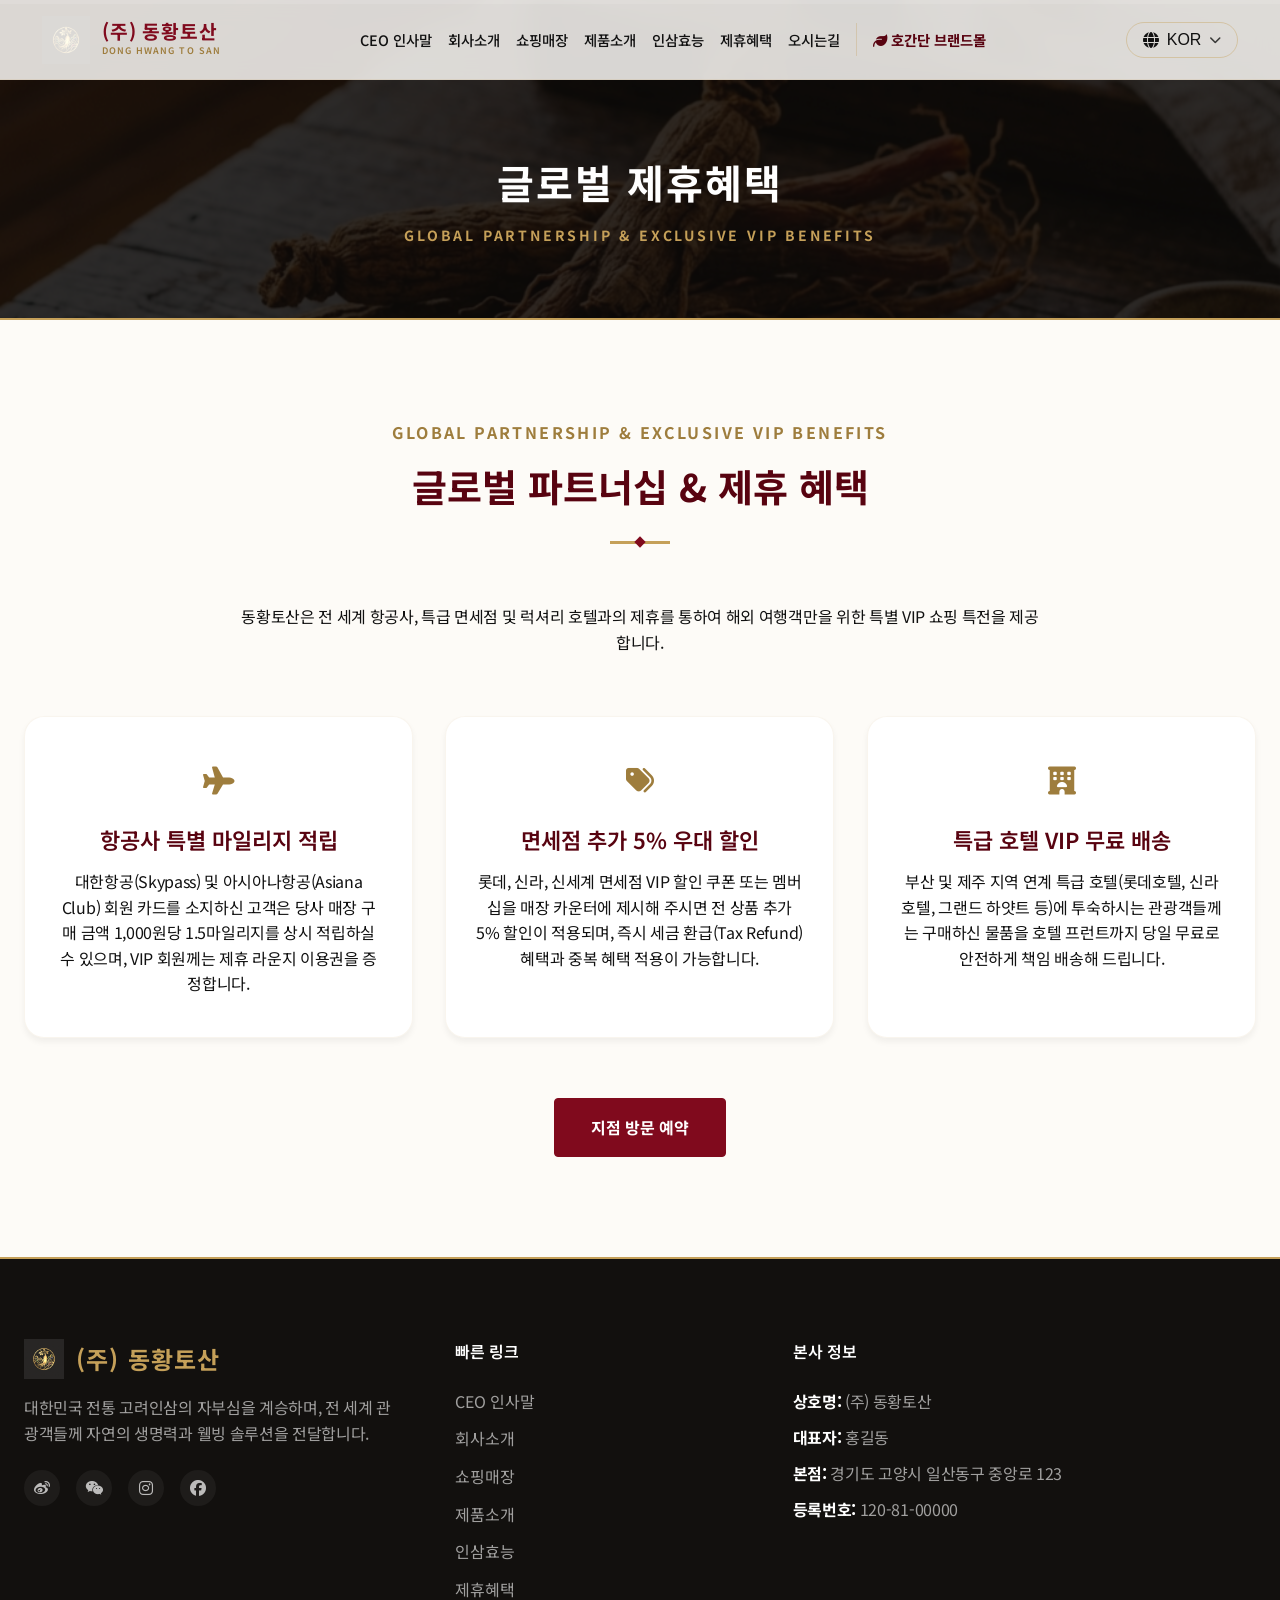
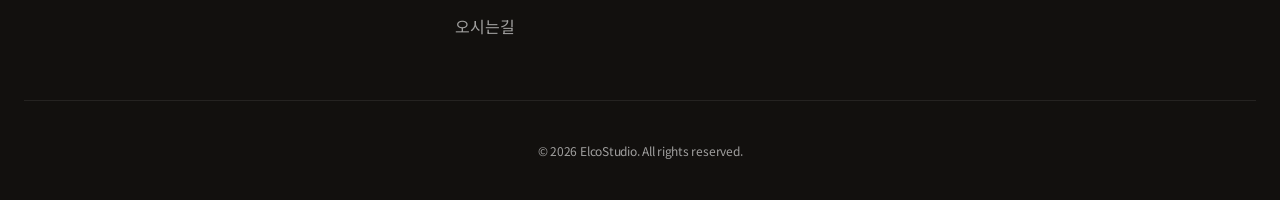
<file: partnership.html>
<!DOCTYPE html>
<html lang="ko">
<head>
    <meta charset="UTF-8">
    <meta name="viewport" content="width=device-width, initial-scale=1.0">
    <title>제휴혜택 | (주)동황토산</title>
    <meta name="description" content="주식회사 동황토산의 글로벌 항공사 마일리지 적립, 면세점 우대 할인 및 제휴 특급 호텔 무료 딜리버리 VIP 특전 안내.">
    <!-- Google Fonts -->
    <link rel="preconnect" href="https://fonts.googleapis.com">
    <link rel="preconnect" href="https://fonts.gstatic.com" crossorigin>
    <link href="https://fonts.googleapis.com/css2?family=Cinzel:wght@400;600;700&family=Inter:wght@300;400;500;600;700&family=Noto+Sans+KR:wght@300;400;500;700&display=swap" rel="stylesheet">
    <!-- FontAwesome -->
    <link rel="stylesheet" href="https://cdnjs.cloudflare.com/ajax/libs/font-awesome/6.4.0/css/all.min.css">
    <!-- Stylesheet -->
    <link rel="stylesheet" href="styles.css">
    <!-- Favicon -->
    <link rel="icon" type="image/png" href="assets/logo.png">
</head>
<body>

    <!-- Header / Sticky Navigation -->
    <header id="main-header" class="header">
        <div class="header-container">
            <a href="index.html" class="logo" id="header-logo">
                <img src="assets/logo.png" alt="Dong Hwang To San Logo" class="logo-img">
                <div class="logo-text-wrap">
                    <span class="logo-text-ko" data-i18n="logo_name">주식회사 동황토산</span>
                    <span class="logo-subtext" data-i18n="logo_sub">DONG HWANG TO SAN</span>
                </div>
            </a>
            
            <nav class="nav-menu" id="nav-menu">
                <ul>
                    <li><a href="ceo.html" data-i18n="nav_story">CEO 인사말</a></li>
                    <li><a href="about.html" data-i18n="nav_about">회사소개</a></li>
                    <li><a href="outlets.html" data-i18n="nav_branches">쇼핑매장</a></li>
                    <li><a href="products.html" data-i18n="nav_products">제품소개</a></li>
                    <li><a href="efficacy.html" data-i18n="nav_efficacy">인삼효능</a></li>
                    <li><a href="partnership.html" class="active" data-i18n="nav_partnership">제휴혜택</a></li>
                    <li><a href="directions.html" data-i18n="nav_booking">오시는길</a></li>
                    <li><a href="hogandan/index.html" class="nav-brand-link" data-i18n="nav_hogandan"><i class="fa-solid fa-leaf"></i> 호간단 브랜드몰</a></li>
                </ul>
            </nav>

            <div class="header-actions">
                <div class="lang-dropdown-wrap" id="lang-dropdown-wrap">
                    <button class="lang-dropdown-trigger" id="lang-trigger" aria-label="Select Language">
                        <i class="fa-solid fa-globe"></i>
                        <span class="lang-trigger-text" id="lang-trigger-text">KOR</span>
                        <i class="fa-solid fa-chevron-down chevron-icon"></i>
                    </button>
                    <div class="lang-dropdown-menu" id="lang-dropdown-menu">
                        <button class="close-dropdown-btn" id="close-lang-dropdown" aria-label="Close menu">
                            <i class="fa-solid fa-xmark"></i>
                        </button>
                        <ul>
                            <li><button class="lang-select-btn active" data-lang="ko"><i class="fa-solid fa-check check-icon"></i> Korea</button></li>
                            <li><button class="lang-select-btn" data-lang="en"><i class="fa-solid fa-check check-icon"></i> English</button></li>
                            <li><button class="lang-select-btn" data-lang="ja"><i class="fa-solid fa-check check-icon"></i> Japanese</button></li>
                            <li><button class="lang-select-btn" data-lang="zh"><i class="fa-solid fa-check check-icon"></i> Chinese</button></li>
                        </ul>
                    </div>
                </div>
                <button class="mobile-menu-toggle" id="mobile-toggle" aria-label="Toggle Navigation Menu">
                    <i class="fa-solid fa-bars"></i>
                </button>
            </div>
        </div>
    </header>

    <!-- Subpage Hero Banner -->
    <section class="subpage-hero">
        <div class="subpage-hero-content">
            <h1 class="subpage-title" data-i18n="part_page_title">글로벌 제휴혜택</h1>
            <span class="subpage-subtitle" data-i18n="part_subtitle">GLOBAL PARTNERSHIP & EXCLUSIVE VIP BENEFITS</span>
        </div>
    </section>

    <!-- Main Content -->
    <main id="content-wrapper">
        <!-- Partnership Overview -->
        <section class="section">
            <div class="container">
                <div class="section-title-wrap">
                    <span class="section-subtitle" data-i18n="part_subtitle">GLOBAL PARTNERSHIP & EXCLUSIVE VIP BENEFITS</span>
                    <h2 class="section-title" data-i18n="part_title">글로벌 파트너십 & 제휴 혜택</h2>
                    <div class="title-line"></div>
                </div>

                <p class="outlets-intro-text" data-i18n="part_desc" style="margin-bottom: 60px;">
                    동황토산은 전 세계 항공사, 특급 면세점 및 럭셔리 호텔과의 제휴를 통하여 해외 여행객만을 위한 특별 VIP 쇼핑 특전을 제공합니다.
                </p>

                <!-- 3 Columns Partnership Cards -->
                <div class="about-core-grid">
                    <!-- Card 1 -->
                    <div class="about-core-card">
                        <div class="about-core-icon" style="color: var(--color-accent-dark);"><i class="fa-solid fa-plane"></i></div>
                        <h4 data-i18n="part_card1_title">항공사 특별 마일리지 적립</h4>
                        <p data-i18n="part_card1_desc">대한항공(Skypass) 및 아시아나항공(Asiana Club) 회원 카드를 소지하신 고객은 당사 매장 구매 금액 1,000원당 1.5마일리지를 상시 적립하실 수 있으며, VIP 회원께는 제휴 라운지 이용권을 증정합니다.</p>
                    </div>

                    <!-- Card 2 -->
                    <div class="about-core-card">
                        <div class="about-core-icon" style="color: var(--color-accent-dark);"><i class="fa-solid fa-tags"></i></div>
                        <h4 data-i18n="part_card2_title">면세점 추가 5% 우대 할인</h4>
                        <p data-i18n="part_card2_desc">롯데, 신라, 신세계 면세점 VIP 할인 쿠폰 또는 멤버십을 매장 카운터에 제시해 주시면 전 상품 추가 5% 할인이 적용되며, 즉시 세금 환급(Tax Refund) 혜택과 중복 혜택 적용이 가능합니다.</p>
                    </div>

                    <!-- Card 3 -->
                    <div class="about-core-card">
                        <div class="about-core-icon" style="color: var(--color-accent-dark);"><i class="fa-solid fa-hotel"></i></div>
                        <h4 data-i18n="part_card3_title">특급 호텔 VIP 무료 배송</h4>
                        <p data-i18n="part_card3_desc">부산 및 제주 지역 연계 특급 호텔(롯데호텔, 신라호텔, 그랜드 하얏트 등)에 투숙하시는 관광객들께는 구매하신 물품을 호텔 프런트까지 당일 무료로 안전하게 책임 배송해 드립니다.</p>
                    </div>
                </div>

                <!-- CTA Section -->
                <div style="text-align: center; margin-top: 40px;">
                    <a href="directions.html#booking" class="btn btn-primary" data-i18n="hero_cta_booking" style="padding: 16px 36px;">지점 방문 예약</a>
                </div>
            </div>
        </section>
    </main>

    <!-- Footer -->
    <footer class="footer">
        <div class="container">
            <div class="footer-grid">
                <div class="footer-col footer-brand">
                    <div class="footer-logo-wrap">
                        <img src="assets/logo.png" alt="Dong Hwang To San Logo" class="logo-img" style="height: 40px; width: 40px;">
                        <span class="footer-logo-text" data-i18n="logo_name">주식회사 동황토산</span>
                    </div>
                    <p class="footer-desc" data-i18n="foot_desc">
                        대한민국 전통 고려인삼의 자부심을 계승하며, 전 세계 관광객들께 자연의 생명력과 웰빙 솔루션을 전달합니다.
                    </p>
                    <div class="social-icons">
                        <a href="#"><i class="fa-brands fa-weibo"></i></a>
                        <a href="#"><i class="fa-brands fa-weixin"></i></a>
                        <a href="#"><i class="fa-brands fa-instagram"></i></a>
                        <a href="#"><i class="fa-brands fa-facebook"></i></a>
                    </div>
                </div>

                <div class="footer-col">
                    <h4 data-i18n="foot_title_links">빠른 링크</h4>
                    <ul>
                        <li><a href="ceo.html" data-i18n="nav_story">CEO 인사말</a></li>
                        <li><a href="about.html" data-i18n="nav_about">회사소개</a></li>
                        <li><a href="outlets.html" data-i18n="nav_branches">쇼핑매장</a></li>
                        <li><a href="products.html" data-i18n="nav_products">제품소개</a></li>
                        <li><a href="efficacy.html" data-i18n="nav_efficacy">인삼효능</a></li>
                        <li><a href="partnership.html" data-i18n="nav_partnership">제휴혜택</a></li>
                        <li><a href="directions.html" data-i18n="nav_booking">오시는길</a></li>
                    </ul>
                </div>

                <div class="footer-col">
                    <h4 data-i18n="foot_title_addr">본사 정보 (HQ Info)</h4>
                    <p class="foot-info-p"><strong data-i18n="foot_lbl_comp">상호명:</strong> <span data-i18n="logo_name">주식회사 동황토산</span></p>
                    <p class="foot-info-p"><strong data-i18n="foot_lbl_ceo">대표자:</strong> <span data-i18n="foot_ceo">홍길동</span></p>
                    <p class="foot-info-p"><strong data-i18n="foot_lbl_hq">본점:</strong> <span data-i18n="branch_goyang_addr">경기도 고양시 일산동구 중앙로 123</span></p>
                    <p class="foot-info-p"><strong data-i18n="foot_lbl_reg">등록번호:</strong> 120-81-00000</p>
                </div>
            </div>
            
            <div class="footer-bottom">
                <p>&copy; 2026 ElcoStudio. All rights reserved.</p>
            </div>
        </div>
    </footer>

    <!-- Script file -->
    <script src="app.js"></script>
</body>
</html>
</file>
<file: styles.css>
/* ==========================================================================
   DONG HWANG TO SAN - PREMIUM WEBSITE CSS
   ========================================================================== */

/* Custom CSS Variables / Design Tokens */
:root {
    /* Fonts */
    --font-heading: 'Noto Sans KR';
    --font-body: 'Noto Sans KR';
    
    /* Colors - Dong Hwang To San */
    --color-primary: #800A1D;       /* Premium Red Ginseng Crimson */
    --color-primary-light: #A71C34;
    --color-primary-dark: #580310;
    --color-accent: #C5A059;        /* Warm Gold */
    --color-accent-light: #DFBA77;
    --color-accent-dark: #9E7D3D;
    --color-bg: #FDFBF7;            /* Creamy White */
    --color-bg-alt: #F6F2EB;        /* Warm Grey-Beige */
    --color-text: #111111;          /* High Contrast Dark Charcoal */
    --color-text-light: #111111;
    --color-white: #ffffff;
    --color-black: #0c0a09;
    
    /* Colors - Ho Gan Dan (Subsidiary) */
    --color-hgd-primary: #163321;   /* Deep Emerald Green */
    --color-hgd-accent: #D4AF37;    /* Bright Gold */
    --color-hgd-bg: #F2F7F4;
    
    /* Borders & Shadows */
    --border-radius-sm: 4px;
    --border-radius-md: 10px;
    --border-radius-lg: 20px;
    --shadow-sm: 0 4px 6px rgba(0, 0, 0, 0.05);
    --shadow-md: 0 10px 20px rgba(0, 0, 0, 0.08);
    --shadow-lg: 0 20px 40px rgba(0, 0, 0, 0.12);
    --shadow-glass: 0 8px 32px 0 rgba(128, 10, 29, 0.08);
    --border-glass: 1px solid rgba(255, 255, 255, 0.4);
    
    /* Layout */
    --max-width: 1400px;            /* Increased for a wider premium layout */
    --header-height: 80px;
    --transition: all 0.3s cubic-bezier(0.25, 0.8, 0.25, 1);
}

/* Reset & Global styles */
* {
    margin: 0;
    padding: 0;
    box-sizing: border-box;
}

html {
    scroll-behavior: smooth;
    font-size: 16px; /* 1rem = 16px (Web Standard Root Size) */
    overflow-x: hidden;
    width: 100%;
}

body {
    font-family: var(--font-body);
    background-color: var(--color-bg);
    color: var(--color-text);
    line-height: 1.6;
    overflow-x: hidden;
    width: 100%;
}

#content-wrapper {
    overflow-x: hidden;
    width: 100%;
    position: relative;
}

a {
    text-decoration: none;
    color: inherit;
    transition: var(--transition);
}

ul {
    list-style: none;
}

img {
    max-width: 100%;
    height: auto;
    display: block;
}

/* Typography */
h1, h2, h3 {
    font-family: var(--font-heading);
    font-weight: 700;
    color: var(--color-primary-dark);
}

h4, h5, h6 {
    font-family: var(--font-heading);
    font-weight: 600;
    color: var(--color-primary-dark);
}

p {
    font-weight: 400; /* Regular */
    letter-spacing: -0.02em;
}

.container {
    width: 100%;
    max-width: var(--max-width);
    margin: 0 auto;
    padding: 0 24px;
}

/* Sections Styling */
.section {
    padding: 100px 0;
    position: relative;
}

.section-title-wrap {
    text-align: center;
    margin-bottom: 60px;
}

.section-subtitle {
    font-family: var(--font-body);
    font-size: 1rem; /* 16px */
    font-weight: bold;
    letter-spacing: 0.15em;
    color: var(--color-accent-dark);
    display: block;
    margin-bottom: 10px;
    text-transform: uppercase;
}

.section-title {
    font-size: 2.375rem; /* 38px */
    font-weight: 700;
    position: relative;
    display: inline-block;
    padding-bottom: 15px;
    color: var(--color-primary-dark);
}

.title-line {
    width: 60px;
    height: 3px;
    background-color: var(--color-accent);
    margin: 10px auto 0;
    position: relative;
}

.title-line::after {
    content: '';
    position: absolute;
    width: 8px;
    height: 8px;
    background-color: var(--color-primary);
    transform: rotate(45deg);
    top: -3px;
    left: calc(50% - 4px);
}

/* General Buttons */
.btn {
    display: inline-flex;
    align-items: center;
    justify-content: center;
    padding: 14px 28px;
    font-size: 1rem; /* 16px - Standardized from 15px */
    font-weight: bold;
    border-radius: var(--border-radius-sm);
    cursor: pointer;
    transition: var(--transition);
    border: none;
    font-family: var(--font-body);
}

.btn-primary {
    background-color: var(--color-primary);
    color: var(--color-white);
    border: 1px solid var(--color-primary);
}

.btn-primary:hover {
    background-color: var(--color-primary-dark);
    border-color: var(--color-primary-dark);
    transform: translateY(-2px);
    box-shadow: 0 6px 15px rgba(128, 10, 29, 0.3);
}

.btn-secondary {
    background-color: transparent;
    color: var(--color-accent-dark);
    border: 1px solid var(--color-accent);
}

.btn-secondary:hover {
    background-color: var(--color-accent);
    color: var(--color-white);
    transform: translateY(-2px);
    box-shadow: 0 6px 15px rgba(197, 160, 89, 0.25);
}

/* Grid helper */
.grid-2-col {
    display: grid;
    grid-template-columns: 1fr 1fr;
    gap: 48px;
    align-items: center;
}

/* Header & Navigation */
.header {
    height: var(--header-height);
    width: 100%;
    position: fixed;
    top: 0;
    left: 0;
    z-index: 1000;
    background: rgba(253, 251, 247, 0.85);
    backdrop-filter: blur(12px);
    -webkit-backdrop-filter: blur(12px);
    border-bottom: 1px solid rgba(197, 160, 89, 0.15);
    transition: var(--transition);
}

.header.scrolled {
    height: 70px;
    background: rgba(253, 251, 247, 0.95);
    box-shadow: var(--shadow-sm);
}

.header-container {
    height: 100%;
    max-width: 1750px; /* Increased from 1500px to make English menu spacious */
    width: 100%;
    margin: 0 auto;
    display: flex;
    justify-content: space-between;
    align-items: center;
    padding: 0 24px;
}

.logo {
    display: flex;
    align-items: center;
    gap: 12px;
    white-space: nowrap;
}

.logo-img {
    height: 48px;
    width: 48px;
    object-fit: contain;
    mix-blend-mode: screen;
    filter: brightness(1.15);
    flex-shrink: 0;
}

.logo-text-wrap {
    display: flex;
    flex-direction: column;
}

.footer-logo-wrap {
    display: flex;
    align-items: center;
    gap: 12px;
    margin-bottom: 16px;
}

.footer-logo-wrap .footer-logo-text {
    margin-bottom: 0;
}

.logo-text-ko {
    font-family: var(--font-heading);
    font-size: 1.375rem; /* 22px */
    font-weight: 700;
    color: var(--color-primary);
    letter-spacing: 0.05em;
    line-height: 1.1;
    white-space: nowrap;
}

.logo-subtext {
    font-family: var(--font-body);
    font-size: 0.5625rem; /* 9px */
    font-weight: 600;
    letter-spacing: 0.12em;
    color: var(--color-accent-dark);
    margin-top: 2px;
    white-space: nowrap;
}

.nav-menu ul {
    display: flex;
    gap: 24px; /* Restored to 24px since container is now wider */
}

.nav-menu a {
    font-size: 1rem; /* 16px */
    font-weight: 500;
    color: var(--color-text-light);
    position: relative;
    padding: 6px 0;
    white-space: nowrap;
}

.nav-menu a:hover {
    color: var(--color-primary);
}

.nav-menu a::after {
    content: '';
    position: absolute;
    bottom: 0;
    left: 0;
    width: 0;
    height: 2px;
    background-color: var(--color-primary);
    transition: var(--transition);
}

.nav-menu a:hover::after {
    width: 100%;
}

.btn-booking-nav {
    background-color: var(--color-primary);
    color: var(--color-white) !important;
    padding: 8px 16px !important;
    border-radius: var(--border-radius-sm);
    font-weight: 600 !important;
}

.btn-booking-nav::after {
    display: none !important;
}

.btn-booking-nav:hover {
    background-color: var(--color-primary-dark);
    transform: translateY(-1px);
}

.nav-brand-link {
    border-left: 1px solid rgba(197, 160, 89, 0.3);
    padding-left: 16px !important;
    color: var(--color-primary-dark) !important;
    font-weight: 700 !important;
}

.nav-brand-link:hover {
    color: var(--color-accent-dark) !important;
}

.nav-brand-link::after {
    left: 16px !important;
}

.nav-brand-link:hover::after {
    width: calc(100% - 16px) !important;
}

.header-actions {
    display: flex;
    align-items: center;
    gap: 16px;
}

/* Language Dropdown Switcher */
.lang-dropdown-wrap {
    position: relative;
    display: inline-block;
}

.lang-dropdown-trigger {
    display: flex;
    align-items: center;
    gap: 8px;
    background: none;
    border: 1px solid rgba(197, 160, 89, 0.4);
    border-radius: 30px;
    padding: 8px 16px;
    color: var(--color-text-light);
    font-size: 1rem;
    font-weight: 500;
    cursor: pointer;
    transition: var(--transition);
}

.lang-dropdown-trigger:hover {
    background-color: rgba(128, 10, 29, 0.05);
    border-color: var(--color-primary);
    color: var(--color-primary);
}

.lang-dropdown-trigger .chevron-icon {
    font-size: 0.75rem;
    opacity: 0.8;
    transition: transform 0.3s ease;
}

.lang-dropdown-wrap.open .chevron-icon {
    transform: rotate(180deg);
}

.lang-dropdown-menu {
    position: absolute;
    top: calc(100% + 8px);
    right: 0;
    width: 170px;
    background-color: var(--color-white);
    border-radius: 12px;
    box-shadow: 0 10px 30px rgba(0, 0, 0, 0.12);
    border: 1px solid rgba(197, 160, 89, 0.2);
    padding: 20px 16px 12px;
    z-index: 1100;
    opacity: 0;
    transform: translateY(10px) scale(0.95);
    pointer-events: none;
    transition: all 0.3s cubic-bezier(0.25, 0.8, 0.25, 1);
}

.lang-dropdown-menu.show {
    opacity: 1;
    transform: translateY(0) scale(1);
    pointer-events: auto;
}

.close-dropdown-btn {
    position: absolute;
    top: 10px;
    right: 10px;
    background: #800A1D; /* Primary Red Ginseng Crimson */
    border-radius: 50%;
    width: 22px;
    height: 22px;
    display: flex;
    align-items: center;
    justify-content: center;
    color: var(--color-white);
    border: none;
    font-size: 0.65rem;
    cursor: pointer;
    transition: var(--transition);
}

.close-dropdown-btn:hover {
    background: var(--color-primary-dark);
    transform: scale(1.1);
}

.lang-dropdown-menu ul {
    display: flex;
    flex-direction: column;
    gap: 4px;
    padding: 0;
    margin: 0;
    list-style: none;
}

.lang-dropdown-menu li {
    width: 100%;
}

.lang-select-btn {
    width: 100%;
    background: none;
    border: none;
    text-align: left;
    padding: 8px 12px;
    font-size: 0.95rem;
    font-weight: 500;
    color: #4a5568;
    cursor: pointer;
    border-radius: 6px;
    display: flex;
    align-items: center;
    gap: 8px;
    transition: var(--transition);
}

.lang-select-btn:hover {
    background-color: var(--color-bg-alt);
    color: var(--color-primary);
}

.lang-select-btn .check-icon {
    font-size: 0.75rem;
    color: var(--color-primary);
    opacity: 0;
    transition: opacity 0.2s ease;
}

.lang-select-btn.active {
    color: var(--color-primary-dark);
    font-weight: 700;
}

.lang-select-btn.active .check-icon {
    opacity: 1;
}

.mobile-menu-toggle {
    display: none;
    background: none;
    border: none;
    font-size: 1.25rem; /* 20px */
    cursor: pointer;
    color: var(--color-primary);
}

/* Intermediate screen responsive styles for header */
@media (min-width: 769px) and (max-width: 1440px) {
    .header-container {
        max-width: 96%;
        padding: 0 16px;
    }
    .nav-menu ul {
        gap: 16px;
    }
    .nav-menu a {
        font-size: 0.9rem;
    }
    .logo-text-ko {
        font-size: 1.2rem;
    }
}

@media (min-width: 769px) and (max-width: 1200px) {
    .header-container {
        max-width: 98%;
        padding: 0 10px;
    }
    .nav-menu ul {
        gap: 8px;
    }
    .nav-menu a {
        font-size: 0.85rem;
    }
    .logo-text-ko {
        font-size: 1.1rem;
    }
    .logo-subtext {
        font-size: 0.5rem;
    }
    .header-actions {
        gap: 10px;
    }
}

/* Hero Section */
.hero-section {
    height: 100vh;
    min-height: 600px;
    display: flex;
    align-items: center;
    position: relative;
    background-image: url('assets/hero.png');
    background-size: cover;
    background-position: center;
    color: var(--color-white);
}

.hero-bg-overlay {
    position: absolute;
    top: 0;
    left: 0;
    width: 100%;
    height: 100%;
    background: linear-gradient(135deg, rgba(12, 10, 9, 0.85) 0%, rgba(128, 10, 29, 0.3) 100%);
    z-index: 1;
}

.hero-container {
    position: relative;
    z-index: 2;
    max-width: var(--max-width);
    margin: 0 auto;
    padding: 0 24px;
    width: 100%;
}

.hero-content {
    max-width: 650px;
}

.hero-badge {
    font-size: 1rem; /* 16px */
    font-weight: bold;
    letter-spacing: 0.2em;
    color: var(--color-accent);
    background-color: rgba(128, 10, 29, 0.25);
    padding: 6px 16px;
    border-radius: 30px;
    border: 1px solid rgba(197, 160, 89, 0.4);
    display: inline-block;
    margin-bottom: 24px;
}

.hero-title {
    font-size: 3.25rem; /* 52px */
    line-height: 1.25;
    color: var(--color-white);
    margin-bottom: 24px;
}

.hero-description {
    font-size: 1.0625rem; /* 17px */
    color: rgba(255, 255, 255, 0.85);
    margin-bottom: 40px;
}

.hero-ctas {
    display: flex;
    gap: 16px;
}

.hero-ctas .btn-secondary {
    color: var(--color-white);
    border-color: rgba(255, 255, 255, 0.4);
}

.hero-ctas .btn-secondary:hover {
    background-color: rgba(255, 255, 255, 0.15);
    border-color: var(--color-white);
}

.scroll-down {
    position: absolute;
    bottom: 30px;
    left: 50%;
    transform: translateX(-50%);
    z-index: 2;
    animation: bounce 2s infinite;
}

.scroll-down i {
    font-size: 1.25rem; /* 20px */
    color: rgba(255, 255, 255, 0.7);
}

@keyframes bounce {
    0%, 20%, 50%, 80%, 100% { transform: translateY(0) translateX(-50%); }
    40% { transform: translateY(-10px) translateX(-50%); }
    60% { transform: translateY(-5px) translateX(-50%); }
}

/* Brand Story Section */
.brand-story-section {
    background-color: var(--color-bg);
}

.story-text h3 {
    font-size: 1.5rem; /* 24px */
    margin-bottom: 20px;
    color: var(--color-primary);
}

.story-text p {
    margin-bottom: 20px;
    color: var(--color-text-light);
    font-size: 1rem; /* Standardized to 1rem (16px) from 15px */
}

.story-stats {
    display: flex;
    gap: 40px;
    margin-top: 35px;
}

.stat-item {
    display: flex;
    flex-direction: column;
}

.stat-num {
    font-family: var(--font-heading);
    font-size: 2.5rem; /* 40px */
    font-weight: 700;
    color: var(--color-primary);
    line-height: 1;
}

.stat-lbl {
    font-size: 1rem; /* 16px */
    color: var(--color-text-light);
    margin-top: 8px;
    font-weight: bold;
}

.story-visual {
    display: flex;
    justify-content: center;
}

.story-img-card {
    position: relative;
    border-radius: var(--border-radius-lg);
    overflow: hidden;
    box-shadow: var(--shadow-lg);
    border: 4px solid var(--color-white);
}

.story-img {
    transition: transform 0.8s ease;
    width: 100%;
}

.story-img-card:hover .story-img {
    transform: scale(1.05);
}

.img-badge {
    position: absolute;
    bottom: 24px;
    left: 24px;
    background: rgba(12, 10, 9, 0.8);
    backdrop-filter: blur(8px);
    border: 1px solid var(--color-accent);
    color: var(--color-white);
    padding: 10px 20px;
    border-radius: var(--border-radius-md);
    display: flex;
    align-items: center;
    gap: 10px;
}

.img-badge i {
    color: var(--color-accent);
}

.img-badge span {
    font-size: 0.875rem; /* 14px */
    font-weight: bold;
    letter-spacing: 0.05em;
}

/* Branches Section */
.branches-section {
    background-color: var(--color-bg-alt);
}

.branches-grid {
    display: grid;
    grid-template-columns: repeat(3, 1fr);
    gap: 32px;
}

.branch-card {
    background-color: var(--color-white);
    border-radius: var(--border-radius-lg);
    overflow: hidden;
    box-shadow: var(--shadow-md);
    border: 1px solid rgba(197, 160, 89, 0.1);
    transition: var(--transition);
}

.branch-card:hover {
    transform: translateY(-8px);
    box-shadow: var(--shadow-lg);
    border-color: var(--color-accent);
}

.branch-img-placeholder {
    height: 180px;
    position: relative;
    background-size: cover;
    background-position: center;
}

/* Stylized backgrounds for maps representation */
.gyeonggi-bg {
    background-image: linear-gradient(rgba(128, 10, 29, 0.25), rgba(12, 10, 9, 0.7)), url('assets/hero.png');
}
.busan-bg {
    background-image: linear-gradient(rgba(128, 10, 29, 0.25), rgba(12, 10, 9, 0.7)), url('assets/extract.png');
}
.jeju-bg {
    background-image: linear-gradient(rgba(128, 10, 29, 0.25), rgba(12, 10, 9, 0.7)), url('assets/roots.png');
}

.branch-overlay {
    position: absolute;
    bottom: 0;
    left: 0;
    width: 100%;
    padding: 16px 24px;
}

.branch-tag {
    background-color: var(--color-accent);
    color: var(--color-white);
    font-size: 0.875rem; /* 14px */
    font-weight: bold;
    letter-spacing: 0.1em;
    padding: 4px 10px;
    border-radius: 30px;
    text-transform: uppercase;
}

.branch-details {
    padding: 28px;
}

.branch-name {
    font-size: 1.375rem; /* 20px */
    margin-bottom: 12px;
    font-weight: bold;
    color: var(--color-primary-dark);
}

.branch-desc {
    font-size: 1rem; /* Standardized from 13.5px to 1rem (16px) */
    color: var(--color-text-light);
    margin-bottom: 24px;
    min-height: 4.8rem; /* Adjusted for larger standard text */
}

.branch-info-list {
    display: flex;
    flex-direction: column;
    gap: 12px;
    font-size: 1rem; /* 16px */
    color: var(--color-text-light);
    border-top: 1px solid rgba(197, 160, 89, 0.15);
    padding-top: 20px;
}

.branch-info-list li {
    display: flex;
    align-items: flex-start;
    gap: 12px;
}

.branch-info-list i {
    color: var(--color-accent-dark);
    margin-top: 3px;
    font-size: 0.875rem; /* 14px */
}

.branch-info-list li span {
    line-height: 1.4;
}

/* Products Section */
.products-section {
    background-color: var(--color-bg);
}

.products-grid {
    display: grid;
    grid-template-columns: repeat(3, 1fr);
    gap: 32px;
}

.product-card {
    background-color: var(--color-white);
    border-radius: var(--border-radius-lg);
    overflow: hidden;
    box-shadow: var(--shadow-sm);
    border: 1px solid rgba(197, 160, 89, 0.1);
    transition: var(--transition);
    cursor: pointer;
}

.product-card:hover {
    transform: translateY(-8px);
    box-shadow: var(--shadow-lg);
    border-color: var(--color-accent);
}

.product-img-wrap {
    height: 280px;
    background-color: #fbf9f6;
    display: flex;
    align-items: center;
    justify-content: center;
    position: relative;
    overflow: hidden;
}

.product-img {
    height: 80%;
    object-fit: contain;
    transition: transform 0.6s ease;
}

.product-card:hover .product-img {
    transform: scale(1.08);
}

.product-hover-overlay {
    position: absolute;
    top: 0;
    left: 0;
    width: 100%;
    height: 100%;
    background-color: rgba(128, 10, 29, 0.15);
    display: flex;
    align-items: center;
    justify-content: center;
    opacity: 0;
    transition: var(--transition);
    backdrop-filter: blur(4px);
}

.product-card:hover .product-hover-overlay {
    opacity: 1;
}

.btn-view-detail {
    background-color: var(--color-white);
    color: var(--color-primary-dark);
    font-weight: 600;
    font-size: 0.875rem; /* Standardized to 14px */
    padding: 10px 20px;
    border-radius: var(--border-radius-sm);
    box-shadow: var(--shadow-md);
}

.btn-view-detail:hover {
    background-color: var(--color-primary);
    color: var(--color-white);
}

.product-info {
    padding: 24px;
    text-align: center;
}

.product-category {
    font-size: 0.875rem; /* 14px */
    font-weight: bold;
    letter-spacing: 0.1em;
    color: var(--color-accent-dark);
    display: block;
    margin-bottom: 8px;
    text-transform: uppercase;
}

.product-title {
    font-size: 1.25rem;
    font-weight: bold;
    margin-bottom: 12px;
    min-height: 48px;
    display: flex;
    align-items: center;
    justify-content: center;
}

.product-price {
    font-size: 1.125rem; /* 18px */
    font-weight: 600;
    color: var(--color-primary);
    font-family: var(--font-heading);
}

/* Subsidiary: Ho Gan Dan Section */
.hogandan-section {
    background-color: var(--color-hgd-primary);
    color: var(--color-white);
    position: relative;
    overflow: hidden;
}

.hogandan-bg-overlay {
    position: absolute;
    top: 0;
    left: 0;
    width: 100%;
    height: 100%;
    background: radial-gradient(circle at 80% 20%, rgba(212, 175, 55, 0.15) 0%, transparent 50%);
}

.hogandan-layout {
    display: grid;
    grid-template-columns: 4fr 6fr;
    gap: 60px;
    align-items: center;
    position: relative;
    z-index: 2;
}

.hogandan-visual {
    display: flex;
    justify-content: center;
}

.hogandan-img-wrap {
    position: relative;
    border-radius: var(--border-radius-lg);
    background: rgba(255, 255, 255, 0.05);
    border: 1px solid rgba(255, 255, 255, 0.1);
    padding: 40px;
    box-shadow: 0 30px 60px rgba(0, 0, 0, 0.4);
    backdrop-filter: blur(20px);
}

.hogandan-img {
    max-height: 350px;
    object-fit: contain;
}

.hogandan-badge {
    position: absolute;
    top: 20px;
    right: 20px;
    background-color: var(--color-hgd-accent);
    color: var(--color-hgd-primary);
    font-size: 0.6875rem; /* 11px */
    font-weight: 700;
    padding: 6px 14px;
    border-radius: 30px;
}

.hgd-sub {
    color: var(--color-hgd-accent) !important;
}

.hogandan-text h2 {
    color: var(--color-white);
    font-size: 2.125rem; /* 34px */
    margin-bottom: 16px;
}

.hgd-intro {
    font-size: 1.125rem; /* 18px */
    font-weight: 500;
    color: var(--color-hgd-accent);
    margin-bottom: 24px;
}

.hgd-body {
    font-size: 1rem; /* Standardized to 1rem (16px) */
    color: rgba(255, 255, 255, 0.8);
    margin-bottom: 32px;
}

.hgd-features {
    display: flex;
    flex-direction: column;
    gap: 20px;
    margin-bottom: 35px;
}

.hgd-feat-item {
    display: flex;
    gap: 16px;
}

.hgd-feat-icon {
    width: 48px;
    height: 48px;
    border-radius: 50%;
    background-color: rgba(212, 175, 55, 0.15);
    border: 1px solid var(--color-hgd-accent);
    display: flex;
    align-items: center;
    justify-content: center;
    font-size: 1.125rem; /* 18px */
    color: var(--color-hgd-accent);
    flex-shrink: 0;
}

.hgd-feat-info h4 {
    color: var(--color-white);
    font-size: 1rem; /* Standardized to 1rem (16px) */
    margin-bottom: 4px;
    font-family: var(--font-body);
}

.hgd-feat-info p {
    font-size: 0.875rem; /* Standardized to 14px from 13px */
    color: rgba(255, 255, 255, 0.7);
}

.hgd-price-wrap {
    margin-bottom: 35px;
    display: flex;
    align-items: baseline;
    gap: 16px;
    background: rgba(255, 255, 255, 0.05);
    padding: 16px 24px;
    border-radius: var(--border-radius-md);
    border-left: 4px solid var(--color-hgd-accent);
}

.hgd-price-label {
    font-size: 1rem; /* 16px default */
    color: rgba(255, 255, 255, 0.7);
}

.hgd-price-value {
    font-size: 1.5rem; /* 24px */
    font-weight: 700;
    color: var(--color-hgd-accent);
    font-family: var(--font-heading);
}

.btn-hgd {
    background-color: var(--color-hgd-accent);
    color: var(--color-hgd-primary);
    font-weight: 600;
    border: 1px solid var(--color-hgd-accent);
}

.btn-hgd:hover {
    background-color: var(--color-white);
    border-color: var(--color-white);
    transform: translateY(-2px);
    box-shadow: 0 8px 20px rgba(255, 255, 255, 0.15);
}

/* Tourist Services Section */
.services-section {
    background-color: var(--color-bg-alt);
}

.services-grid {
    display: grid;
    grid-template-columns: repeat(4, 1fr);
    gap: 24px;
}

.service-card {
    background-color: var(--color-white);
    padding: 36px 24px;
    border-radius: var(--border-radius-lg);
    border: 1px solid rgba(197, 160, 89, 0.1);
    box-shadow: var(--shadow-sm);
    text-align: center;
    transition: var(--transition);
}

.service-card:hover {
    transform: translateY(-5px);
    box-shadow: var(--shadow-md);
    border-color: var(--color-accent);
}

.service-icon {
    width: 60px;
    height: 60px;
    background-color: rgba(128, 10, 29, 0.05);
    border: 1px solid rgba(128, 10, 29, 0.15);
    border-radius: 50%;
    display: flex;
    align-items: center;
    justify-content: center;
    font-size: 1.375rem; /* 22px */
    color: var(--color-primary);
    margin: 0 auto 24px;
}

.service-card h3 {
    font-size: 1.25rem; /* 16px */
    margin-bottom: 12px;
    font-family: var(--font-body);
    font-weight: 700;
}

.service-card p {
    font-size: 1rem; /* 16px */
    color: var(--color-text-light);
    line-height: 1.5;
}

/* Booking Section */
.booking-section {
    background-color: var(--color-bg);
}

.booking-wrap {
    display: grid;
    grid-template-columns: 4.5fr 5.5fr;
    border-radius: var(--border-radius-lg);
    overflow: hidden;
    box-shadow: var(--shadow-lg);
    background-color: var(--color-white);
    border: 1px solid rgba(197, 160, 89, 0.15);
}

.booking-info-pane {
    background-color: var(--color-primary-dark);
    background-image: linear-gradient(135deg, var(--color-primary-dark) 0%, rgba(12, 10, 9, 0.95) 100%);
    padding: 60px;
    color: var(--color-white);
    display: flex;
    flex-direction: column;
    justify-content: center;
}

.booking-info-pane h2 {
    color: var(--color-white);
    font-size: 1.875rem; /* 30px */
    margin-bottom: 20px;
}

.booking-info-pane p {
    font-size: 1rem; /* Standardized to 1rem (16px) */
    color: rgba(255, 255, 255, 0.8);
    margin-bottom: 40px;
    line-height: 1.6;
}

.benefits-list {
    display: flex;
    flex-direction: column;
    gap: 20px;
}

.benefit-item {
    display: flex;
    align-items: center;
    gap: 14px;
    font-size: 1rem; /* Standardized to 1rem (16px) from 13.5px */
    font-weight: 400;
}

.benefit-item i {
    width: 28px;
    height: 28px;
    background-color: rgba(197, 160, 89, 0.2);
    border: 1px solid var(--color-accent);
    color: var(--color-accent);
    border-radius: 50%;
    display: flex;
    align-items: center;
    justify-content: center;
    font-size: 0.6875rem; /* 11px */
    flex-shrink: 0;
}

.booking-form-pane {
    padding: 60px;
    background-color: var(--color-white);
}

.form-row {
    margin-bottom: 20px;
}

.grid-2-col-form {
    display: grid;
    grid-template-columns: 1fr 1fr;
    gap: 20px;
}

.form-group {
    display: flex;
    flex-direction: column;
}

.form-group label {
    font-size: 1rem; /* 16px */
    font-weight: bold;
    margin-bottom: 8px;
    color: var(--color-text);
}

.form-group input,
.form-group select,
.form-group textarea {
    padding: 12px 16px;
    border-radius: var(--border-radius-sm);
    border: 1px solid rgba(197, 160, 89, 0.3);
    background-color: #faf9f6;
    font-family: var(--font-body);
    font-size: 1rem; /* Standardized to 1rem (16px) from 13.5px */
    color: var(--color-text);
    transition: var(--transition);
}

.form-group input:focus,
.form-group select:focus,
.form-group textarea:focus {
    outline: none;
    border-color: var(--color-primary);
    background-color: var(--color-white);
    box-shadow: 0 0 0 3px rgba(128, 10, 29, 0.08);
}

.btn-submit {
    width: 100%;
    background-color: var(--color-primary);
    color: var(--color-white);
    font-weight: 600;
    margin-top: 10px;
    padding: 14px;
}

.btn-submit:hover {
    background-color: var(--color-primary-dark);
    transform: translateY(-1px);
}

/* Footer styling */
.footer {
    background-color: #12100e;
    color: rgba(255, 255, 255, 0.6);
    padding: 80px 0 40px;
    font-size: 1rem; /* Standardized to 1rem (16px) from 13.5px */
    border-top: 2px solid var(--color-accent);
}

.footer-grid {
    display: grid;
    grid-template-columns: 4fr 3fr 5fr;
    gap: 60px;
    margin-bottom: 60px;
}

.footer-logo-text {
    font-family: var(--font-heading);
    font-size: 1.5rem; /* 24px */
    font-weight: 700;
    color: var(--color-accent);
    letter-spacing: 0.05em;
    display: block;
    margin-bottom: 16px;
}

.footer-desc {
    font-size: 1rem; /* 16px */
    line-height: 1.6;
    margin-bottom: 24px;
}

.social-icons {
    display: flex;
    gap: 16px;
}

.social-icons a {
    width: 36px;
    height: 36px;
    background-color: rgba(255, 255, 255, 0.05);
    border-radius: 50%;
    display: flex;
    align-items: center;
    justify-content: center;
    font-size: 1rem; /* 16px */
    color: rgba(255, 255, 255, 0.7);
    transition: var(--transition);
}

.social-icons a:hover {
    background-color: var(--color-accent);
    color: var(--color-black);
    transform: translateY(-2px);
}

.footer-col h4 {
    color: var(--color-white);
    font-size: 1rem; /* Standardized to 1rem (16px) from 15px */
    font-family: var(--font-body);
    font-weight: 600;
    margin-bottom: 24px;
}

.footer-col ul {
    display: flex;
    flex-direction: column;
    gap: 12px;
}

.footer-col ul a:hover {
    color: var(--color-accent);
    padding-left: 4px;
}

.foot-info-p {
    margin-bottom: 12px;
    line-height: 1.5;
}

.foot-info-p strong {
    color: var(--color-white);
}

.footer-bottom {
    padding-top: 40px;
    border-top: 1px solid rgba(255, 255, 255, 0.08);
    text-align: center;
    font-size: 0.75rem; /* 12px */
}

/* Premium Modal Overlay & Card styling */
.modal-overlay {
    position: fixed;
    top: 0;
    left: 0;
    width: 100%;
    height: 100%;
    z-index: 2000;
    background-color: rgba(12, 10, 9, 0.75);
    backdrop-filter: blur(8px);
    display: flex;
    align-items: center;
    justify-content: center;
    opacity: 0;
    pointer-events: none;
    transition: opacity 0.4s ease;
}

.modal-overlay.open {
    opacity: 1;
    pointer-events: auto;
}

.modal-card {
    background-color: var(--color-bg);
    width: 90%;
    max-width: 900px;
    border-radius: var(--border-radius-lg);
    box-shadow: 0 30px 80px rgba(0, 0, 0, 0.5);
    border: 1px solid rgba(197, 160, 89, 0.25);
    overflow: hidden;
    position: relative;
    transform: scale(0.9) translateY(20px);
    transition: transform 0.4s cubic-bezier(0.25, 0.8, 0.25, 1);
    max-height: 85vh;
    display: flex;
    flex-direction: column;
}

.modal-overlay.open .modal-card {
    transform: scale(1) translateY(0);
}

.modal-close {
    position: absolute;
    top: 20px;
    right: 24px;
    background: none;
    border: none;
    font-size: 2rem; /* 32px */
    cursor: pointer;
    color: var(--color-text-light);
    z-index: 10;
    transition: var(--transition);
}

.modal-close:hover {
    color: var(--color-primary);
}

.modal-content-grid {
    display: grid;
    grid-template-columns: 4.5fr 5.5fr;
    height: 100%;
    min-height: 0;
}

.modal-visual {
    background-color: #fbf9f6;
    display: flex;
    align-items: center;
    justify-content: center;
    padding: 40px;
    border-right: 1px solid rgba(197, 160, 89, 0.15);
}

.modal-img {
    max-height: 350px;
    object-fit: contain;
}

.modal-text-pane {
    padding: 50px 40px;
    display: flex;
    flex-direction: column;
    overflow-y: auto;
}

.modal-category {
    font-size: 0.875rem; /* 14px */
    font-weight: bold;
    letter-spacing: 0.1em;
    color: var(--color-accent-dark);
    text-transform: uppercase;
    margin-bottom: 8px;
}

.modal-title {
    font-size: 1.625rem; /* 26px */
    margin-bottom: 12px;
}

.modal-price {
    font-size: 1.375rem; /* 22px */
    font-weight: 700;
    color: var(--color-primary);
    font-family: var(--font-heading);
    margin-bottom: 24px;
}

.modal-scroll-area {
    margin-bottom: 30px;
}

.modal-detail-block {
    margin-bottom: 20px;
}

.modal-detail-block h4 {
    font-size: 1rem; /* 16px */
    font-weight: bold;
    margin-bottom: 6px;
    font-family: var(--font-body);
    color: var(--color-text);
}

.modal-detail-block p {
    font-size: 1rem; /* 16px */
    color: var(--color-text-light);
    line-height: 1.5;
}

.block-highlight {
    background-color: rgba(197, 160, 89, 0.08);
    padding: 12px 16px;
    border-radius: var(--border-radius-sm);
    border-left: 3px solid var(--color-accent);
}

.block-highlight h4 {
    color: var(--color-accent-dark);
    display: flex;
    align-items: center;
    gap: 8px;
}

.block-highlight p {
    color: #8c7240;
}

.btn-modal-booking {
    width: 100%;
    font-weight: 600;
}

/* Custom Scrollbar for Modal Text */
.modal-text-pane::-webkit-scrollbar {
    width: 6px;
}
.modal-text-pane::-webkit-scrollbar-track {
    background: transparent;
}
.modal-text-pane::-webkit-scrollbar-thumb {
    background-color: rgba(197, 160, 89, 0.25);
    border-radius: 10px;
}

/* Toast Notifications */
.toast-notification {
    position: fixed;
    bottom: 30px;
    right: 30px;
    z-index: 3000;
    background-color: var(--color-white);
    border-left: 5px solid #2e7d32;
    box-shadow: 0 10px 30px rgba(0,0,0,0.15);
    border-radius: var(--border-radius-md);
    padding: 16px 24px;
    transform: translateY(100px) scale(0.9);
    opacity: 0;
    pointer-events: none;
    transition: transform 0.4s cubic-bezier(0.175, 0.885, 0.32, 1.275), opacity 0.4s ease;
}

.toast-notification.show {
    transform: translateY(0) scale(1);
    opacity: 1;
    pointer-events: auto;
}

.toast-content {
    display: flex;
    align-items: center;
    gap: 16px;
}

.toast-icon {
    font-size: 1.5rem; /* 24px */
    color: #2e7d32;
}

.toast-text-wrap h4 {
    font-size: 0.875rem; /* 14px */
    font-family: var(--font-body);
    font-weight: 600;
    color: var(--color-text);
}

.toast-text-wrap p {
    font-size: 0.875rem; /* Standardized to 14px from 12.5px */
    color: var(--color-text-light);
}

/* Language Transition Fade Classes */
.fade-out {
    opacity: 0;
    transform: translateY(4px);
    transition: opacity 0.2s ease, transform 0.2s ease;
}

.fade-in {
    opacity: 1;
    transform: translateY(0);
    transition: opacity 0.25s ease, transform 0.25s ease;
}

/* ==========================================================================
   NEW SUB-PAGES CUSTOM CSS RULES
   ========================================================================== */

/* Sub-page Hero Section */
.subpage-hero {
    height: 320px;
    display: flex;
    align-items: center;
    justify-content: center;
    text-align: center;
    color: var(--color-white);
    padding-top: var(--header-height);
    border-bottom: 2px solid var(--color-accent);
    position: relative;
    overflow: hidden;
}

.subpage-hero-content {
    max-width: 800px;
    padding: 0 24px;
    position: relative;
    z-index: 2;
}

.subpage-title {
    font-size: 2.5rem; /* 40px */
    font-weight: 700;
    letter-spacing: 0.05em;
    color: var(--color-white);
    margin-bottom: 8px;
    text-transform: uppercase;
}

.subpage-subtitle {
    font-family: var(--font-body);
    font-size: 0.875rem; /* 14px */
    font-weight: bold;
    letter-spacing: 0.2em;
    color: var(--color-accent);
    text-transform: uppercase;
}

/* CEO Greeting Page styles */
.ceo-layout {
    display: grid;
    grid-template-columns: 7fr 5fr;
    gap: 60px;
    align-items: flex-start;
}

.ceo-statement {
    font-size: 1rem; /* 16px */
    line-height: 1.8;
    color: var(--color-text-light);
}

.ceo-statement .greeting-highlight {
    font-family: var(--font-heading);
    font-size: 1.5rem; /* 22px */
    font-weight: 700;
    color: var(--color-primary-dark);
    margin-bottom: 24px;
    line-height: 1.4;
}

.ceo-statement p {
    font-size: 1.125rem;
    margin-bottom: 24px;
}

.ceo-signature-block {
    margin-top: 40px;
    border-top: 1px solid rgba(197, 160, 89, 0.2);
    padding-top: 24px;
    text-align: right;
}

.ceo-sign-text {
    font-family: var(--font-heading);
    font-size: 1.125rem; /* 18px */
    font-weight: 700;
    color: var(--color-primary-dark);
    display: block;
}

.ceo-signature-img {
    font-family: 'Playfair Display', 'Cinzel', serif;
    font-style: italic;
    font-size: 1.625rem; /* 26px */
    color: var(--color-accent-dark);
    display: inline-block;
    margin-top: 8px;
}

.ceo-portrait-card {
    background-color: var(--color-white);
    border-radius: var(--border-radius-lg);
    overflow: hidden;
    box-shadow: var(--shadow-lg);
    border: 1px solid rgba(197, 160, 89, 0.2);
    padding: 24px;
}

.portrait-img-holder {
    height: 380px;
    background-image: linear-gradient(rgba(128, 10, 29, 0.05), rgba(12, 10, 9, 0.25)), url('assets/hero.png');
    background-size: cover;
    background-position: center;
    border-radius: var(--border-radius-md);
    margin-bottom: 20px;
}

.portrait-caption {
    text-align: center;
}

.portrait-name {
    font-size: 1.25rem; /* 18px */
    font-weight: 700;
    color: var(--color-primary);
}

.portrait-title {
    font-size: 0.875rem; /* 14px */
    color: var(--color-text-light);
    text-transform: uppercase;
    letter-spacing: 0.1em;
    margin-top: 4px;
    font-weight: bold;
}

/* About Core Competencies */
.about-core-title {
    text-align: center;
    margin-top: 60px;
    margin-bottom: 40px;
}

.about-core-grid {
    display: grid;
    grid-template-columns: repeat(3, 1fr);
    gap: 32px;
    margin-bottom: 60px;
}

.about-core-card {
    background-color: var(--color-white);
    padding: 40px 30px;
    border-radius: var(--border-radius-lg);
    border: 1px solid rgba(197, 160, 89, 0.1);
    box-shadow: var(--shadow-sm);
    text-align: center;
}

.about-core-icon {
    font-size: 1.75rem; /* 28px */
    color: var(--color-accent-dark);
    margin-bottom: 20px;
}

.about-core-card h4 {
    font-size: 1.375rem;
    margin-bottom: 12px;
    font-family: var(--font-body);
    font-weight: 600;
}

.about-core-card p {
    font-size: 1rem; /* Standardized from 0.84375rem to 1rem (16px) */
    color: var(--color-text-light);
}

/* Outlets Page Styles */
.outlets-intro-text {
    text-align: center;
    max-width: 800px;
    margin: 0 auto 50px;
    font-size: 1rem; /* 16px */
    color: var(--color-text-light);
}

.outlets-guide {
    margin-top: 80px;
    background-color: var(--color-bg-alt);
    padding: 80px 0;
    border-top: 1px solid rgba(197, 160, 89, 0.2);
    border-bottom: 1px solid rgba(197, 160, 89, 0.2);
}

.outlets-guide-grid {
    display: grid;
    grid-template-columns: repeat(3, 1fr);
    gap: 32px;
}

.outlets-guide-card {
    background-color: var(--color-white);
    padding: 40px;
    border-radius: var(--border-radius-lg);
    box-shadow: var(--shadow-sm);
    border: 1px solid rgba(197, 160, 89, 0.1);
}

.outlets-guide-card h4 {
    font-size: 1.125rem; /* 18px */
    margin-bottom: 16px;
    color: var(--color-primary);
    font-family: var(--font-body);
    font-weight: 600;
}

.outlets-guide-card p {
    font-size: 1rem; /* Standardized from 0.84375rem to 1rem (16px) */
    color: var(--color-text-light);
}

/* Directions details */
.directions-grid {
    display: grid;
    grid-template-columns: 1fr;
    gap: 60px;
}

.direction-block {
    background-color: var(--color-white);
    border-radius: var(--border-radius-lg);
    overflow: hidden;
    box-shadow: var(--shadow-md);
    border: 1px solid rgba(197, 160, 89, 0.15);
    display: grid;
    grid-template-columns: 5fr 7fr;
}

.direction-visual {
    background-size: cover;
    background-position: center;
    min-height: 300px;
    position: relative;
}

.dir-goyang-img {
    background-image: linear-gradient(rgba(12, 10, 9, 0.2), rgba(12, 10, 9, 0.6)), url('assets/hero.png');
}
.dir-busan-img {
    background-image: linear-gradient(rgba(12, 10, 9, 0.2), rgba(12, 10, 9, 0.6)), url('assets/extract.png');
}
.dir-jeju-img {
    background-image: linear-gradient(rgba(12, 10, 9, 0.2), rgba(12, 10, 9, 0.6)), url('assets/roots.png');
}

.direction-details {
    padding: 50px;
}

.direction-title {
    font-size: 1.5rem; /* 24px */
    font-weight: 700;
    color: var(--color-primary);
    margin-bottom: 24px;
}

.direction-desc-list {
    display: flex;
    flex-direction: column;
    gap: 20px;
}

.direction-desc-item {
    display: flex;
    gap: 16px;
    font-size: 1rem; /* Standardized to 1rem (16px) from 14px */
    color: var(--color-text-light);
}

.direction-desc-item i {
    font-size: 1.125rem; /* 18px */
    color: var(--color-accent-dark);
    margin-top: 3px;
    width: 24px;
    text-align: center;
}

.direction-desc-item h5 {
    font-family: var(--font-body);
    font-size: 1rem; /* Standardized to 1rem (16px) from 15px */
    font-weight: 600;
    color: var(--color-text);
    margin-bottom: 4px;
}

.direction-desc-item p {
    line-height: 1.5;
}

/* ==========================================================================
   Responsive Media Queries
   ========================================================================== */

@media (max-width: 1024px) {
    .hero-title {
        font-size: 2.625rem; /* 42px */
    }
    
    .branches-grid,
    .products-grid {
        grid-template-columns: repeat(2, 1fr);
        gap: 24px;
    }
    
    .services-grid {
        grid-template-columns: repeat(2, 1fr);
    }
    
    .footer-grid {
        grid-template-columns: 1fr 1fr;
        gap: 40px;
    }
    
    .footer-col:last-child {
        grid-column: span 2;
    }

    .ceo-layout {
        grid-template-columns: 1fr;
        gap: 40px;
    }

    .about-core-grid,
    .outlets-guide-grid {
        grid-template-columns: repeat(2, 1fr);
    }

    .direction-block {
        grid-template-columns: 1fr;
    }

    /* Collapse header navigation into hamburger drawer under 1024px to prevent English text wrapping */
    .mobile-menu-toggle {
        display: block;
    }
    
    .nav-menu {
        position: fixed;
        top: var(--header-height);
        left: -100%;
        width: 100%;
        height: calc(100vh - var(--header-height));
        background-color: var(--color-bg);
        padding: 40px;
        transition: 0.4s cubic-bezier(0.1, 0.9, 0.2, 1);
        border-bottom: 2px solid var(--color-accent);
    }
    
    .nav-menu.open {
        left: 0;
    }
    
    .nav-menu ul {
        flex-direction: column;
        gap: 28px;
        align-items: center;
    }
    
    .nav-menu a {
        font-size: 1.125rem;
    }
}

@media (max-width: 768px) {
    html {
        font-size: 15px !important;
    }

    .header .logo-text-wrap {
        display: none;
    }

    .lang-dropdown-trigger {
        padding: 8px;
        border-radius: 50%;
    }

    .lang-dropdown-trigger .lang-trigger-text,
    .lang-dropdown-trigger .chevron-icon {
        display: none;
    }

    /* Subtler translations on mobile to prevent overflow leaks */
    .reveal-left {
        transform: translateX(-15px);
    }
    .reveal-right {
        transform: translateX(15px);
    }

    /* Mobile Paragraph & Description Typography Optimization */
    p, .story-text p, .branch-desc, .hgd-body, .service-card p, .benefit-item,
    .form-group label, .form-group input, .form-group select, .form-group textarea,
    .modal-detail-block p {
        font-size: 0.9375rem; /* ~14px (More balanced for mobile screens) */
    }

    .section-title, .subpage-title {
        font-size: 1.875rem !important; /* ~28px */
    }

    .section-subtitle {
        font-size: 0.8125rem !important; /* ~12px */
    }

    .footer-logo-text {
        font-size: 1.25rem !important; /* ~19px */
    }

    .section {
        padding: 60px 0;
    }
    
    .grid-2-col {
        grid-template-columns: 1fr;
        gap: 32px;
    }
    
    .hero-title {
        font-size: 2.125rem; /* 34px */
    }
    
    .hero-description {
        font-size: 0.9375rem; /* 15px */
    }
    
    .branches-grid,
    .products-grid,
    .services-grid {
        grid-template-columns: 1fr;
    }
    
    .hogandan-layout {
        grid-template-columns: 1fr;
        gap: 40px;
    }
    
    .booking-wrap {
        grid-template-columns: 1fr;
    }
    
    .booking-info-pane,
    .booking-form-pane {
        padding: 40px 24px;
    }
    
    .grid-2-col-form {
        grid-template-columns: 1fr;
        gap: 0;
    }
    
    .modal-card {
        max-height: 85vh;
        display: flex;
        flex-direction: column;
    }
    
    .modal-content-grid {
        grid-template-columns: 1fr;
        grid-template-rows: auto 1fr;
        height: 100%;
        max-height: 100%;
        min-height: 0;
    }
    
    .modal-visual {
        padding: 20px;
        height: 200px;
        border-right: none;
        border-bottom: 1px solid rgba(197, 160, 89, 0.15);
    }
    
    .modal-img {
        max-height: 160px;
    }
    
    .modal-text-pane {
        padding: 24px;
        overflow-y: auto;
        -webkit-overflow-scrolling: touch;
    }
    
    .modal-title {
        font-size: 1.25rem; /* 20px */
    }

    .subpage-hero {
        height: 240px;
    }

    .subpage-title {
        font-size: 1.875rem; /* 30px */
    }

    .about-core-grid,
    .outlets-guide-grid {
        grid-template-columns: 1fr;
    }

    .direction-details {
        padding: 30px 20px;
    }
}

/* ==========================================================================
   Scroll Reveal Animations
   ========================================================================== */
.reveal {
    opacity: 0;
    transform: translateY(30px);
    transition: opacity 0.8s cubic-bezier(0.25, 0.8, 0.25, 1), transform 0.8s cubic-bezier(0.25, 0.8, 0.25, 1);
    will-change: opacity, transform;
}

.reveal.active {
    opacity: 1;
    transform: translateY(0);
}

.reveal-left {
    opacity: 0;
    transform: translateX(-40px);
    transition: opacity 0.8s cubic-bezier(0.25, 0.8, 0.25, 1), transform 0.8s cubic-bezier(0.25, 0.8, 0.25, 1);
    will-change: opacity, transform;
}

.reveal-left.active {
    opacity: 1;
    transform: translateX(0);
}

.reveal-right {
    opacity: 0;
    transform: translateX(40px);
    transition: opacity 0.8s cubic-bezier(0.25, 0.8, 0.25, 1), transform 0.8s cubic-bezier(0.25, 0.8, 0.25, 1);
    will-change: opacity, transform;
}

.reveal-right.active {
    opacity: 1;
    transform: translateX(0);
}

/* Stagger delays for grid items */
.reveal-delay-1 { transition-delay: 0.1s; }
.reveal-delay-2 { transition-delay: 0.2s; }
.reveal-delay-3 { transition-delay: 0.3s; }
.reveal-delay-4 { transition-delay: 0.4s; }

/* ==========================================================================
   Responsive Helper Grid Classes
   ========================================================================== */
.about-core-grid.grid-2-col-center {
    grid-template-columns: repeat(2, 1fr);
    max-width: 800px;
    margin: 0 auto 60px;
}

.branches-grid.grid-2-col-center {
    grid-template-columns: repeat(2, 1fr);
    max-width: 900px;
    margin: 0 auto;
}

.products-grid.grid-1-col-center {
    grid-template-columns: 1fr;
    max-width: 900px;
    margin: 0 auto;
}

.grid-2-col.hgd-spotlight-grid {
    grid-template-columns: 4.5fr 5.5fr;
    gap: 0;
    overflow: hidden;
    border-radius: var(--border-radius-lg);
}

@media (max-width: 1024px) {
    .about-core-grid.grid-2-col-center,
    .branches-grid.grid-2-col-center {
        grid-template-columns: repeat(2, 1fr);
    }
}

@media (max-width: 768px) {
    .about-core-grid.grid-2-col-center,
    .branches-grid.grid-2-col-center,
    .grid-2-col.hgd-spotlight-grid {
        grid-template-columns: 1fr;
    }
    
    .grid-2-col.hgd-spotlight-grid > div {
        padding: 30px 20px !important;
    }
}

/* ==========================================================================
   Scroll JS Interactions Styling
   ========================================================================== */

/* 1. Scroll Progress Bar */
.scroll-progress-container {
    position: fixed;
    top: 0;
    left: 0;
    width: 100%;
    height: 4px;
    background: rgba(255, 255, 255, 0.1);
    z-index: 1001; /* Must sit on top of sticky header */
    pointer-events: none;
}

.scroll-progress-bar {
    height: 100%;
    width: 0%;
    background: linear-gradient(to right, var(--color-primary), var(--color-accent));
    transition: width 0.1s ease-out;
}

/* 2. Floating Circular Progress Back to Top Button */
.back-to-top {
    position: fixed;
    bottom: 30px;
    right: 30px;
    width: 48px;
    height: 48px;
    border-radius: 50%;
    background-color: var(--color-white);
    border: none;
    box-shadow: var(--shadow-md);
    cursor: pointer;
    display: flex;
    align-items: center;
    justify-content: center;
    z-index: 999;
    opacity: 0;
    transform: translateY(20px) scale(0.9);
    transition: all 0.4s cubic-bezier(0.25, 0.8, 0.25, 1);
    pointer-events: none;
}

.back-to-top.show {
    opacity: 1;
    transform: translateY(0) scale(1);
    pointer-events: auto;
}

.back-to-top i {
    font-size: 1rem;
    color: var(--color-primary);
    transition: var(--transition);
    position: absolute;
    z-index: 2;
}

.back-to-top:hover {
    transform: translateY(-4px) scale(1.05);
    box-shadow: 0 12px 24px rgba(128, 10, 29, 0.2);
    background-color: var(--color-primary);
}

.back-to-top:hover i {
    color: var(--color-white);
}

.progress-circle {
    position: absolute;
    top: 0;
    left: 0;
    width: 100%;
    height: 100%;
    transform: rotate(-90deg);
    z-index: 1;
}

.progress-circle-bg {
    fill: none;
    stroke: rgba(197, 160, 89, 0.15);
    stroke-width: 3;
}

.progress-circle-path {
    fill: none;
    stroke: var(--color-accent);
    stroke-width: 3;
    stroke-linecap: round;
    stroke-dasharray: 125.66; /* 2 * PI * r = 2 * 3.14159 * 20 = 125.66 */
    stroke-dashoffset: 125.66;
    transition: stroke-dashoffset 0.1s ease-out;
}

.back-to-top:hover .progress-circle-path {
    stroke: var(--color-white);
}

/* 3. Hero Parallax Setup */
.hero-section {
    position: relative;
    overflow: hidden;
}

.hero-parallax-bg {
    position: absolute;
    top: 0;
    left: 0;
    width: 100%;
    height: 120%; /* Extra height to prevent empty gaps during parallax downward shift */
    background-image: url('assets/hero.png');
    background-size: cover;
    background-position: center;
    z-index: 0;
    will-change: transform;
    transition: transform 0.2s cubic-bezier(0.25, 0.8, 0.25, 1);
}

.subpage-hero {
    position: relative;
    overflow: hidden;
}

.subpage-hero-bg {
    position: absolute;
    top: 0;
    left: 0;
    width: 100%;
    height: 130%;
    background-image: url('assets/hero.png');
    background-size: cover;
    background-position: center;
    z-index: 0;
    will-change: transform;
    transition: transform 0.2s cubic-bezier(0.25, 0.8, 0.25, 1);
}

.subpage-hero::before {
    content: '';
    position: absolute;
    top: 0;
    left: 0;
    width: 100%;
    height: 100%;
    background-color: rgba(12, 10, 9, 0.85);
    z-index: 1;
}

/* ==========================================================================
   Page Load Hero Entrance Animations
   ========================================================================== */
.hero-content .hero-badge,
.hero-content .hero-title,
.hero-content .hero-description,
.hero-content .hero-ctas,
.subpage-hero-content .subpage-title,
.subpage-hero-content .subpage-subtitle {
    opacity: 0;
    transform: translateY(25px);
    transition: opacity 0.8s cubic-bezier(0.25, 0.8, 0.25, 1), transform 0.8s cubic-bezier(0.25, 0.8, 0.25, 1);
    will-change: opacity, transform;
}

.hero-content.loaded .hero-badge,
.hero-content.loaded .hero-title,
.hero-content.loaded .hero-description,
.hero-content.loaded .hero-ctas,
.subpage-hero-content.loaded .subpage-title,
.subpage-hero-content.loaded .subpage-subtitle {
    opacity: 1;
    transform: translateY(0);
}

.hero-content.loaded .hero-badge { transition-delay: 0.1s; }
.hero-content.loaded .hero-title { transition-delay: 0.25s; }
.hero-content.loaded .hero-description { transition-delay: 0.4s; }
.hero-content.loaded .hero-ctas { transition-delay: 0.55s; }

.subpage-hero-content.loaded .subpage-title { transition-delay: 0.1s; }
.subpage-hero-content.loaded .subpage-subtitle { transition-delay: 0.25s; }

/* Initial viewport load coordination delays (for subpages content visible on first fold) */
.init-viewport {
    transition-delay: 0.4s !important;
}
.init-viewport.reveal-delay-1 { transition-delay: 0.5s !important; }
.init-viewport.reveal-delay-2 { transition-delay: 0.6s !important; }
.init-viewport.reveal-delay-3 { transition-delay: 0.7s !important; }
.init-viewport.reveal-delay-4 { transition-delay: 0.8s !important; }
</file>
